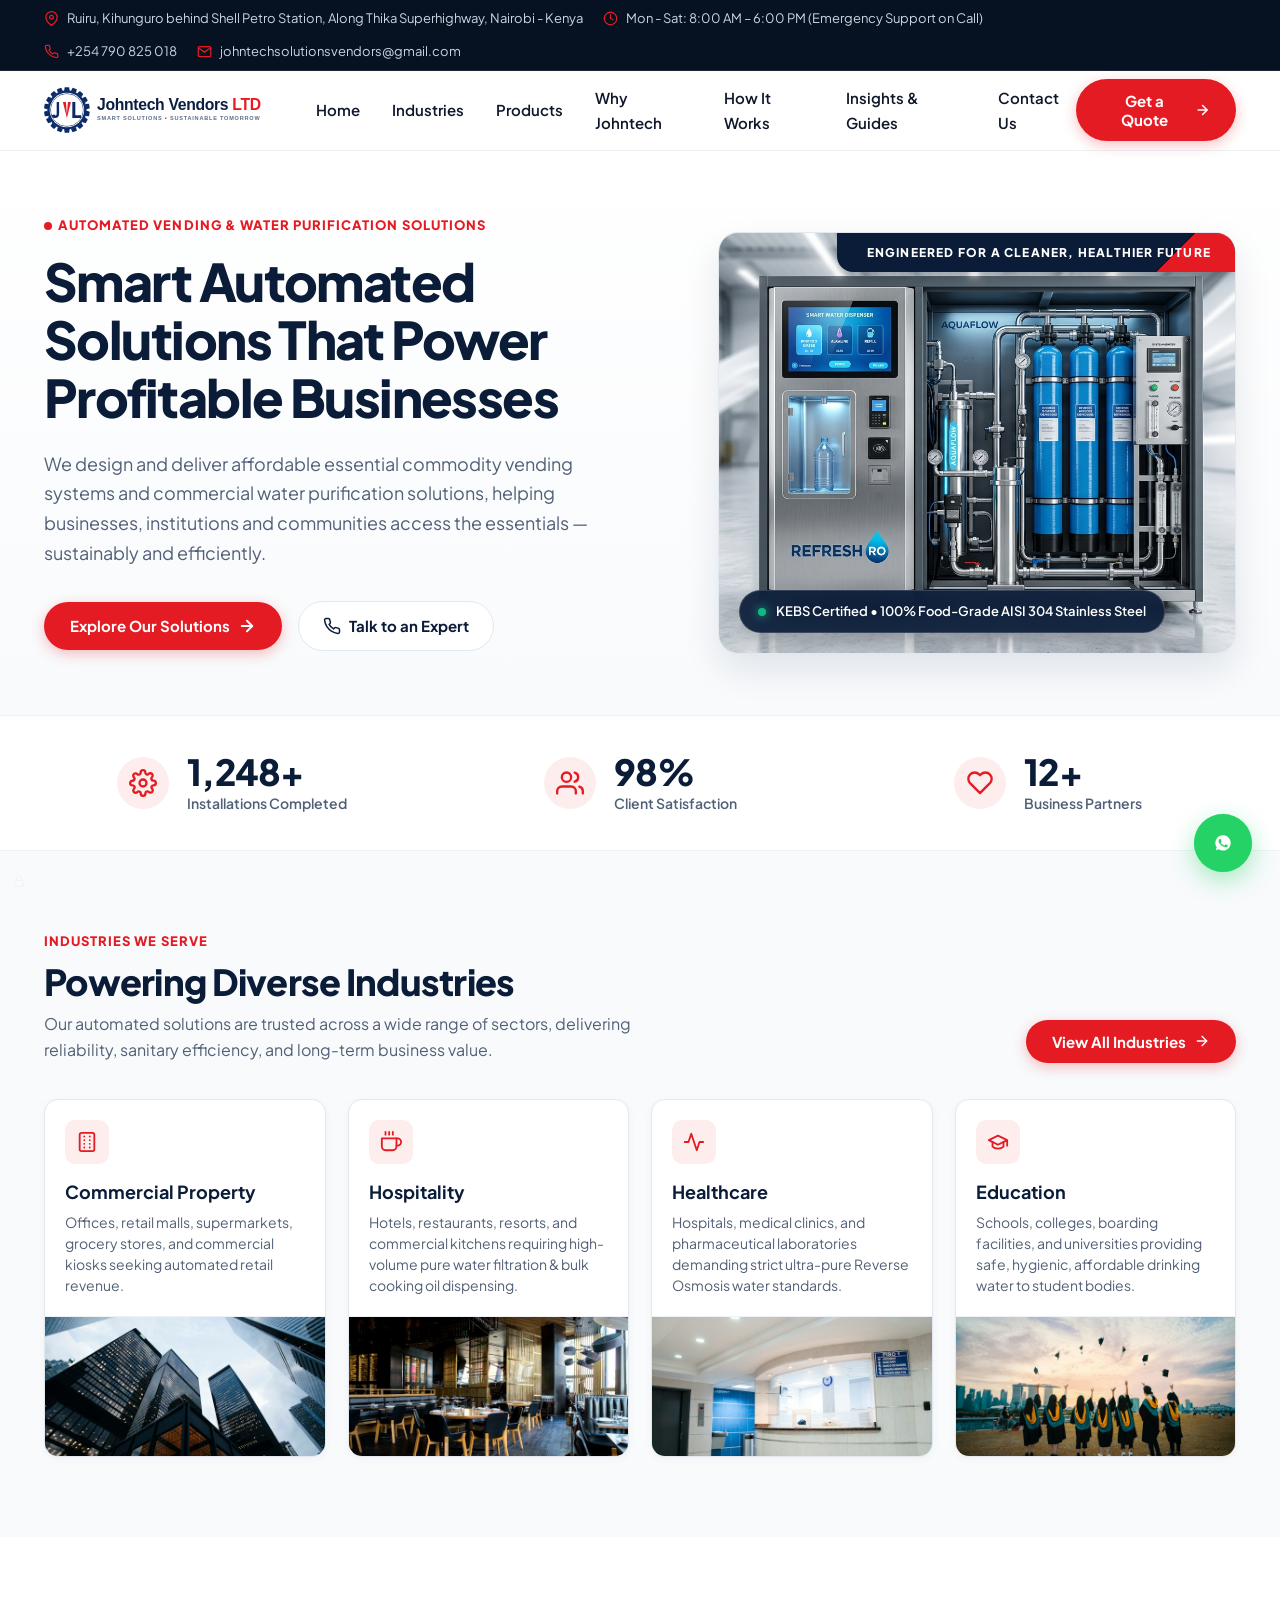
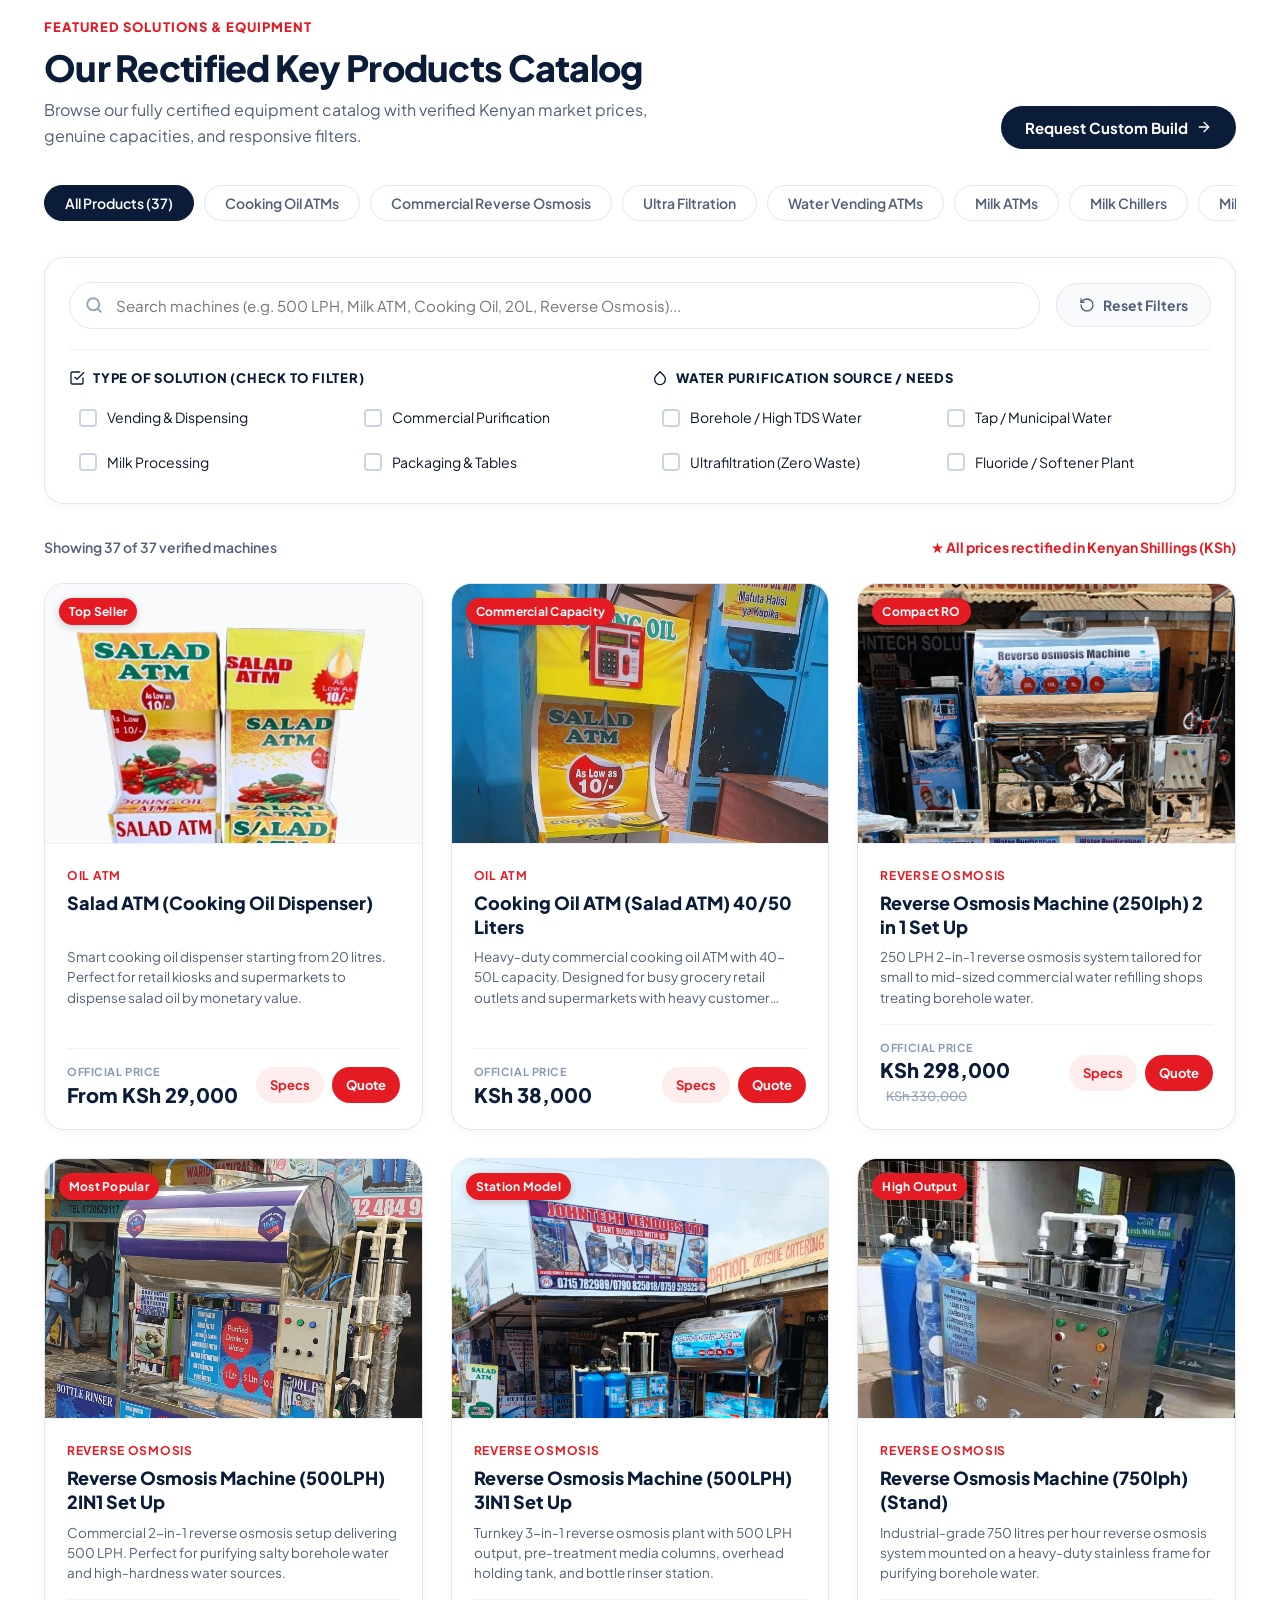
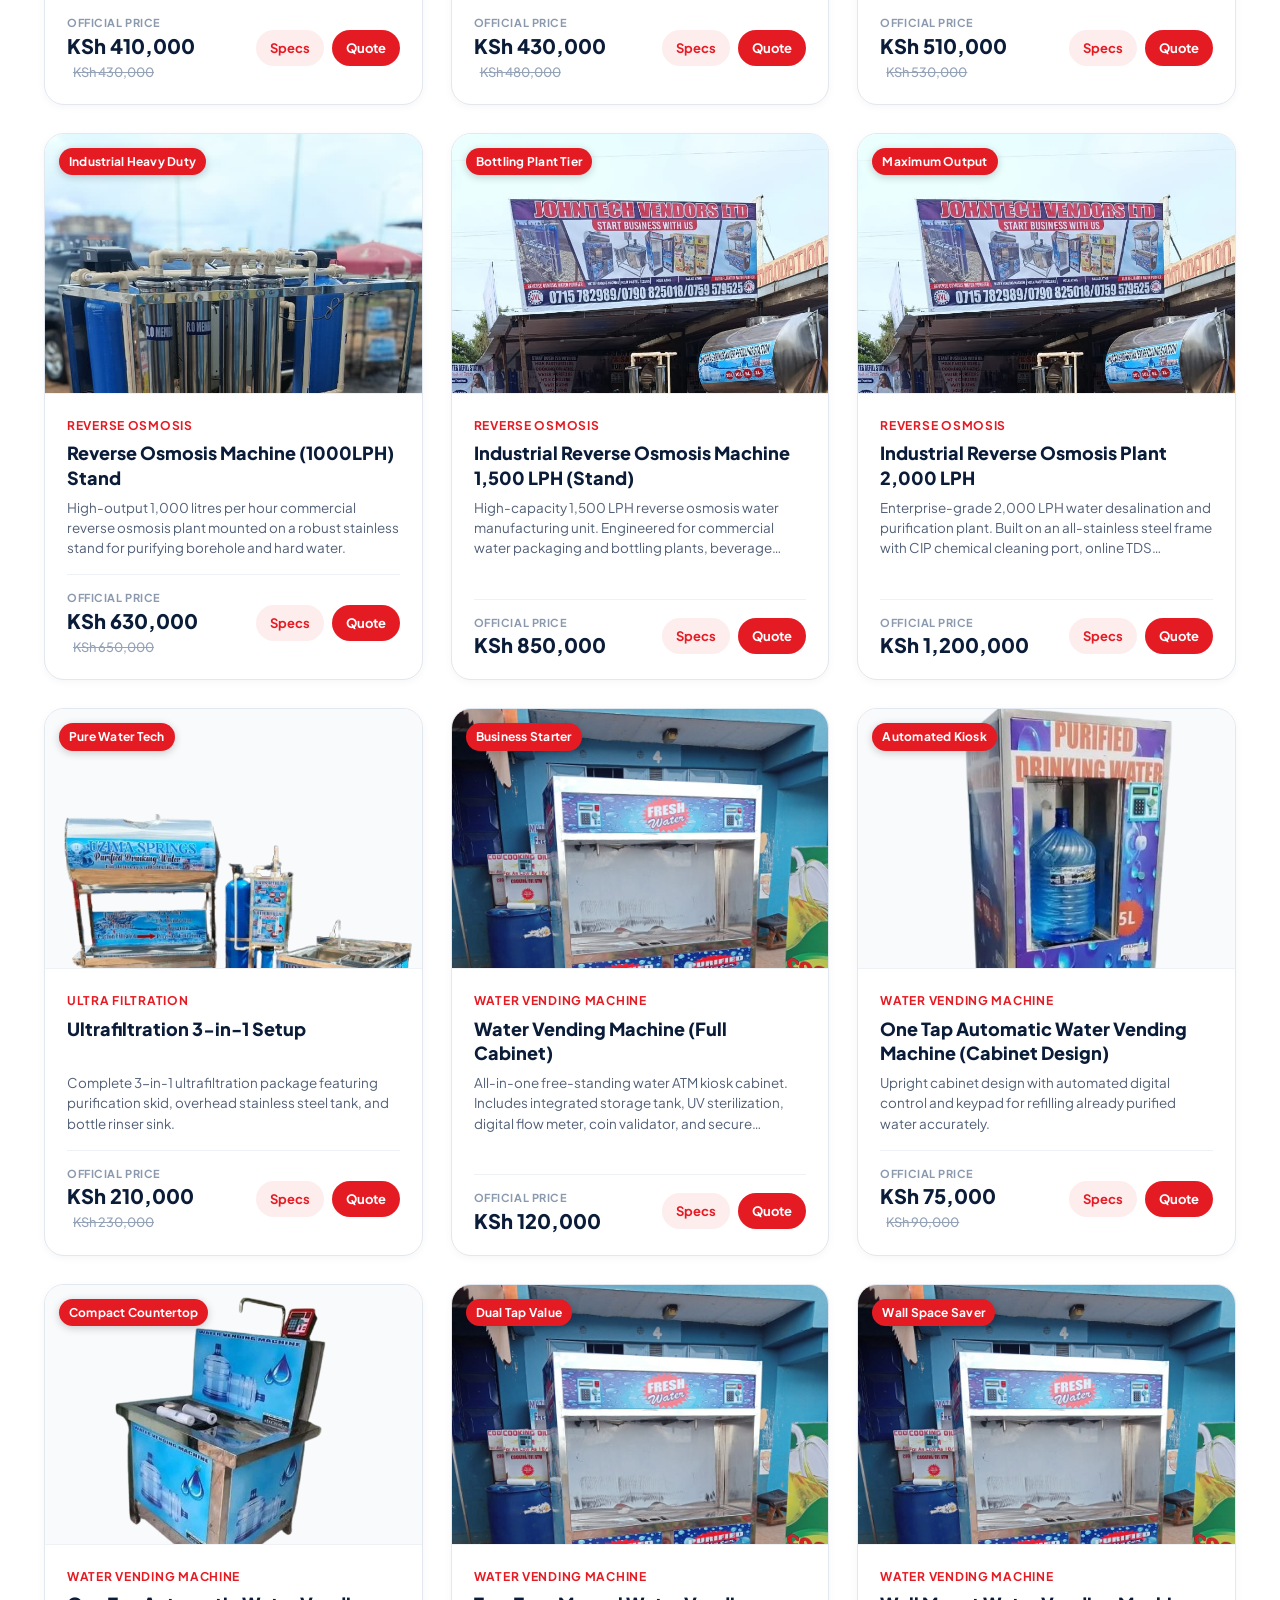
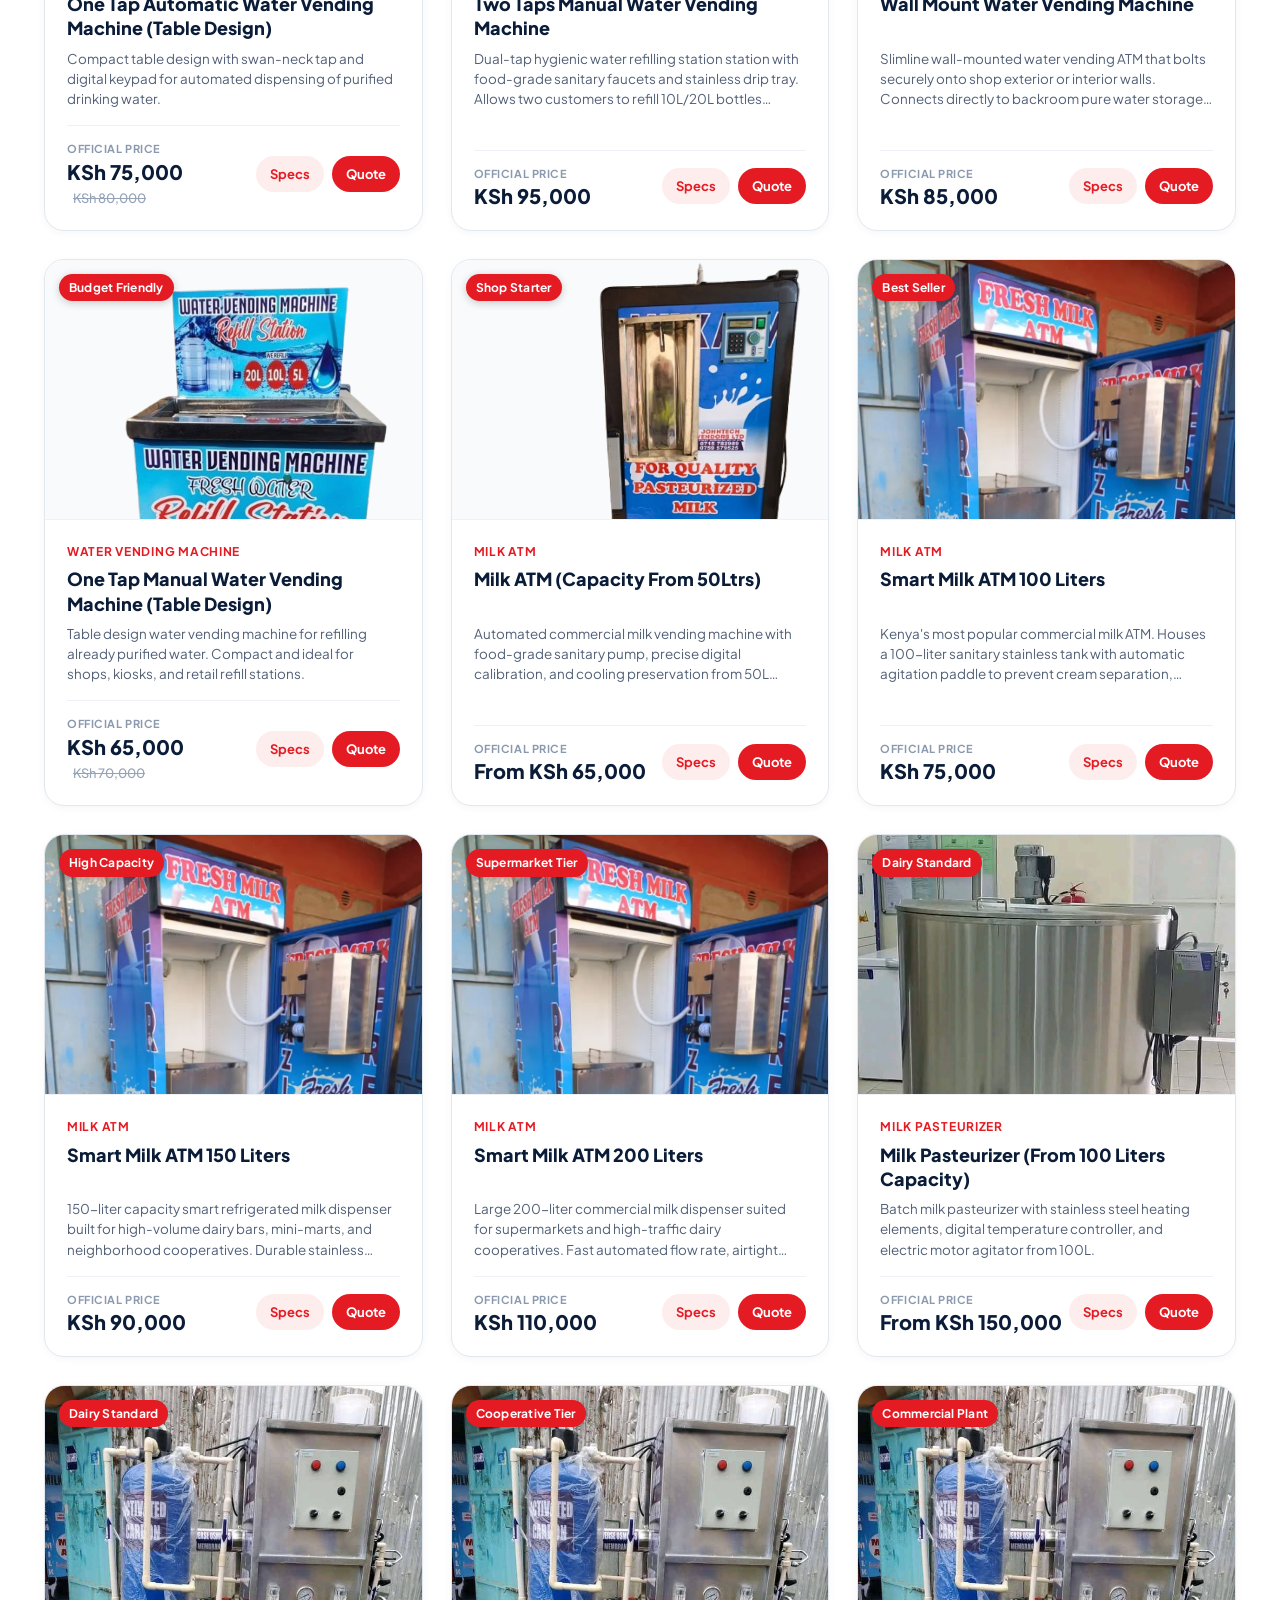
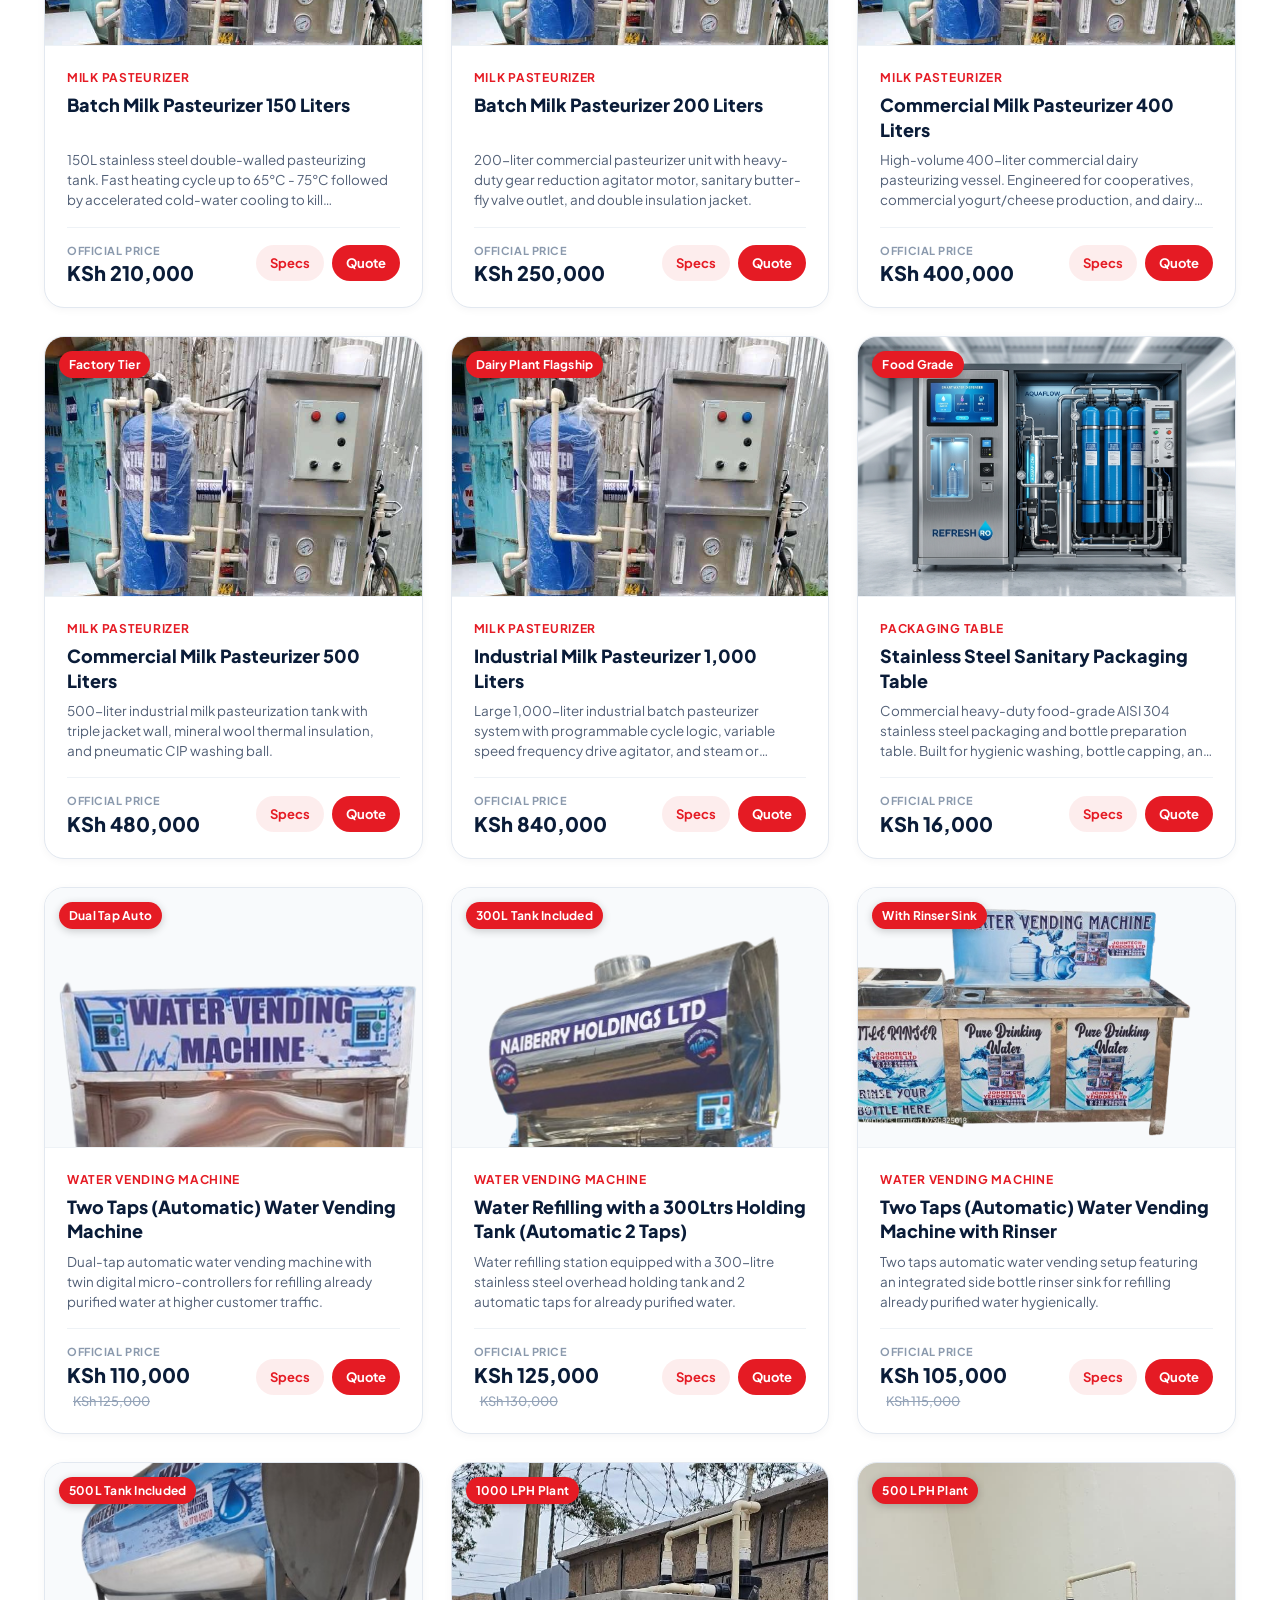
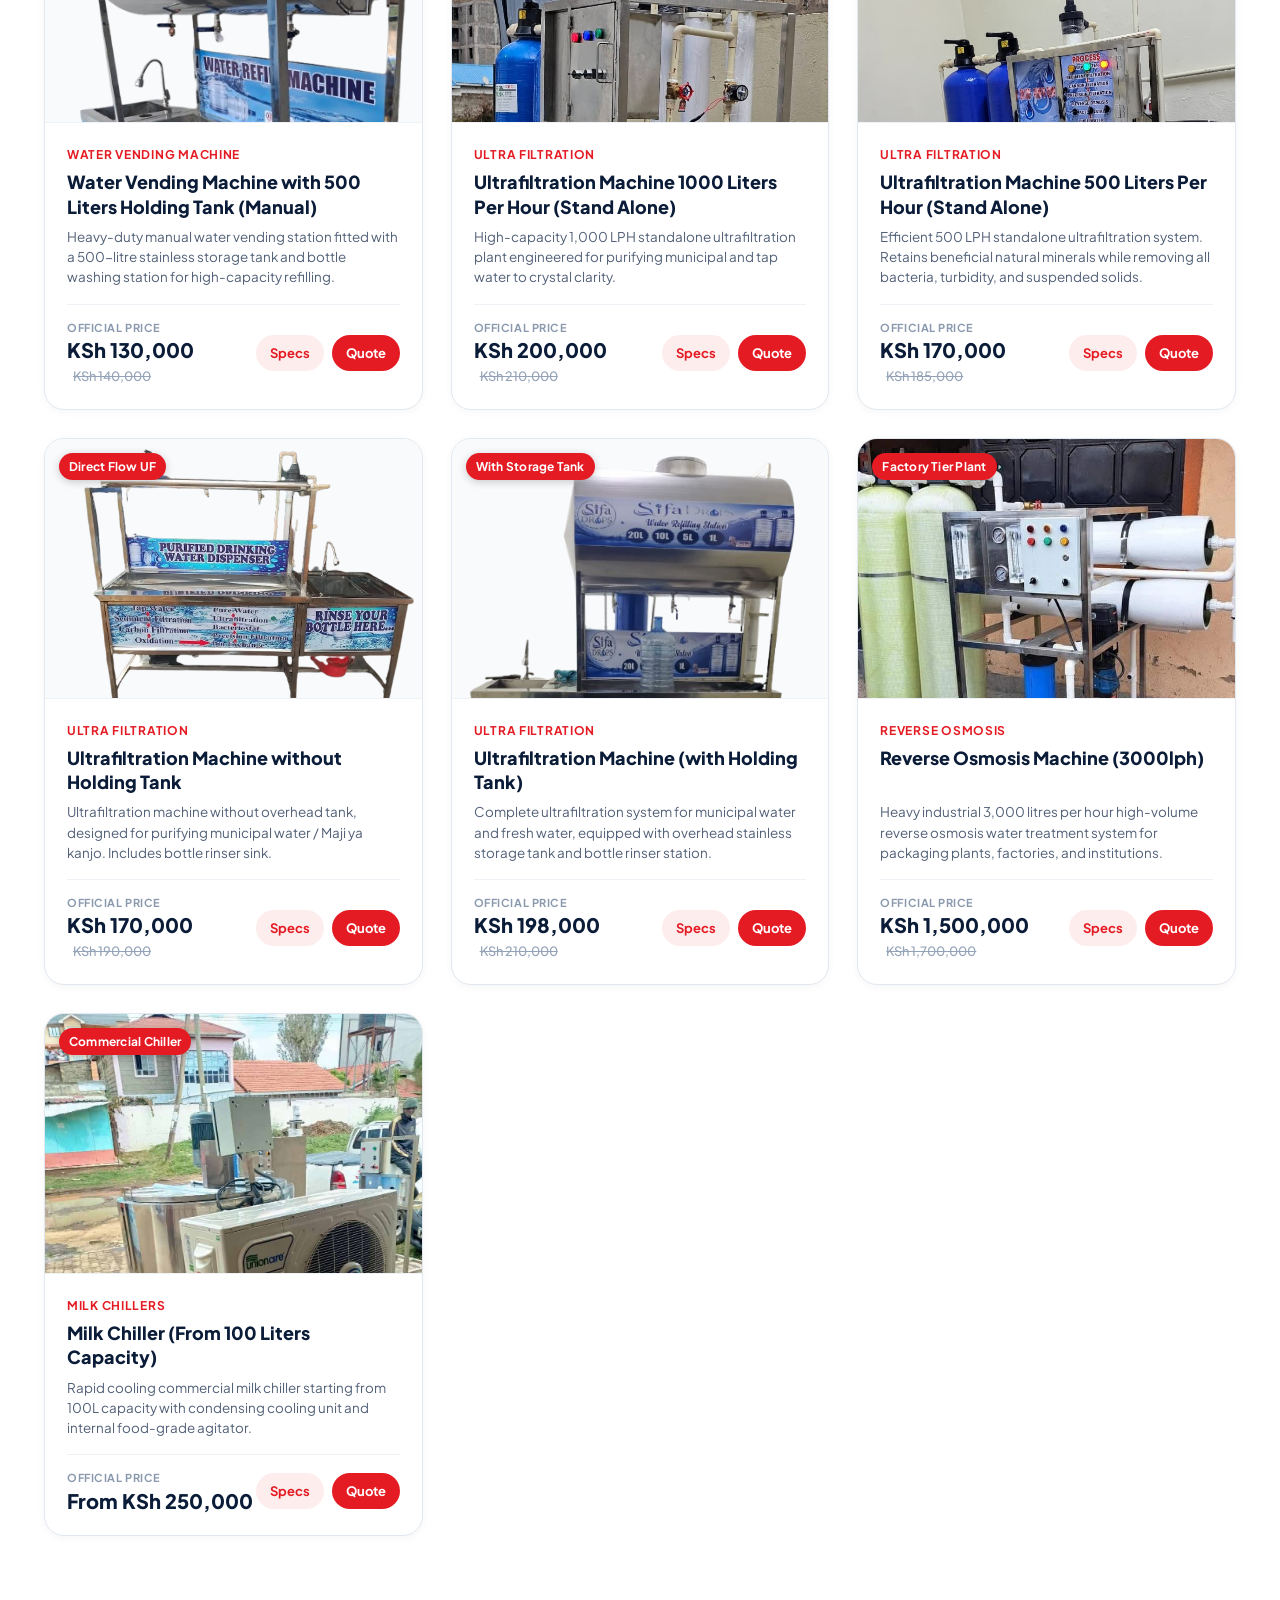
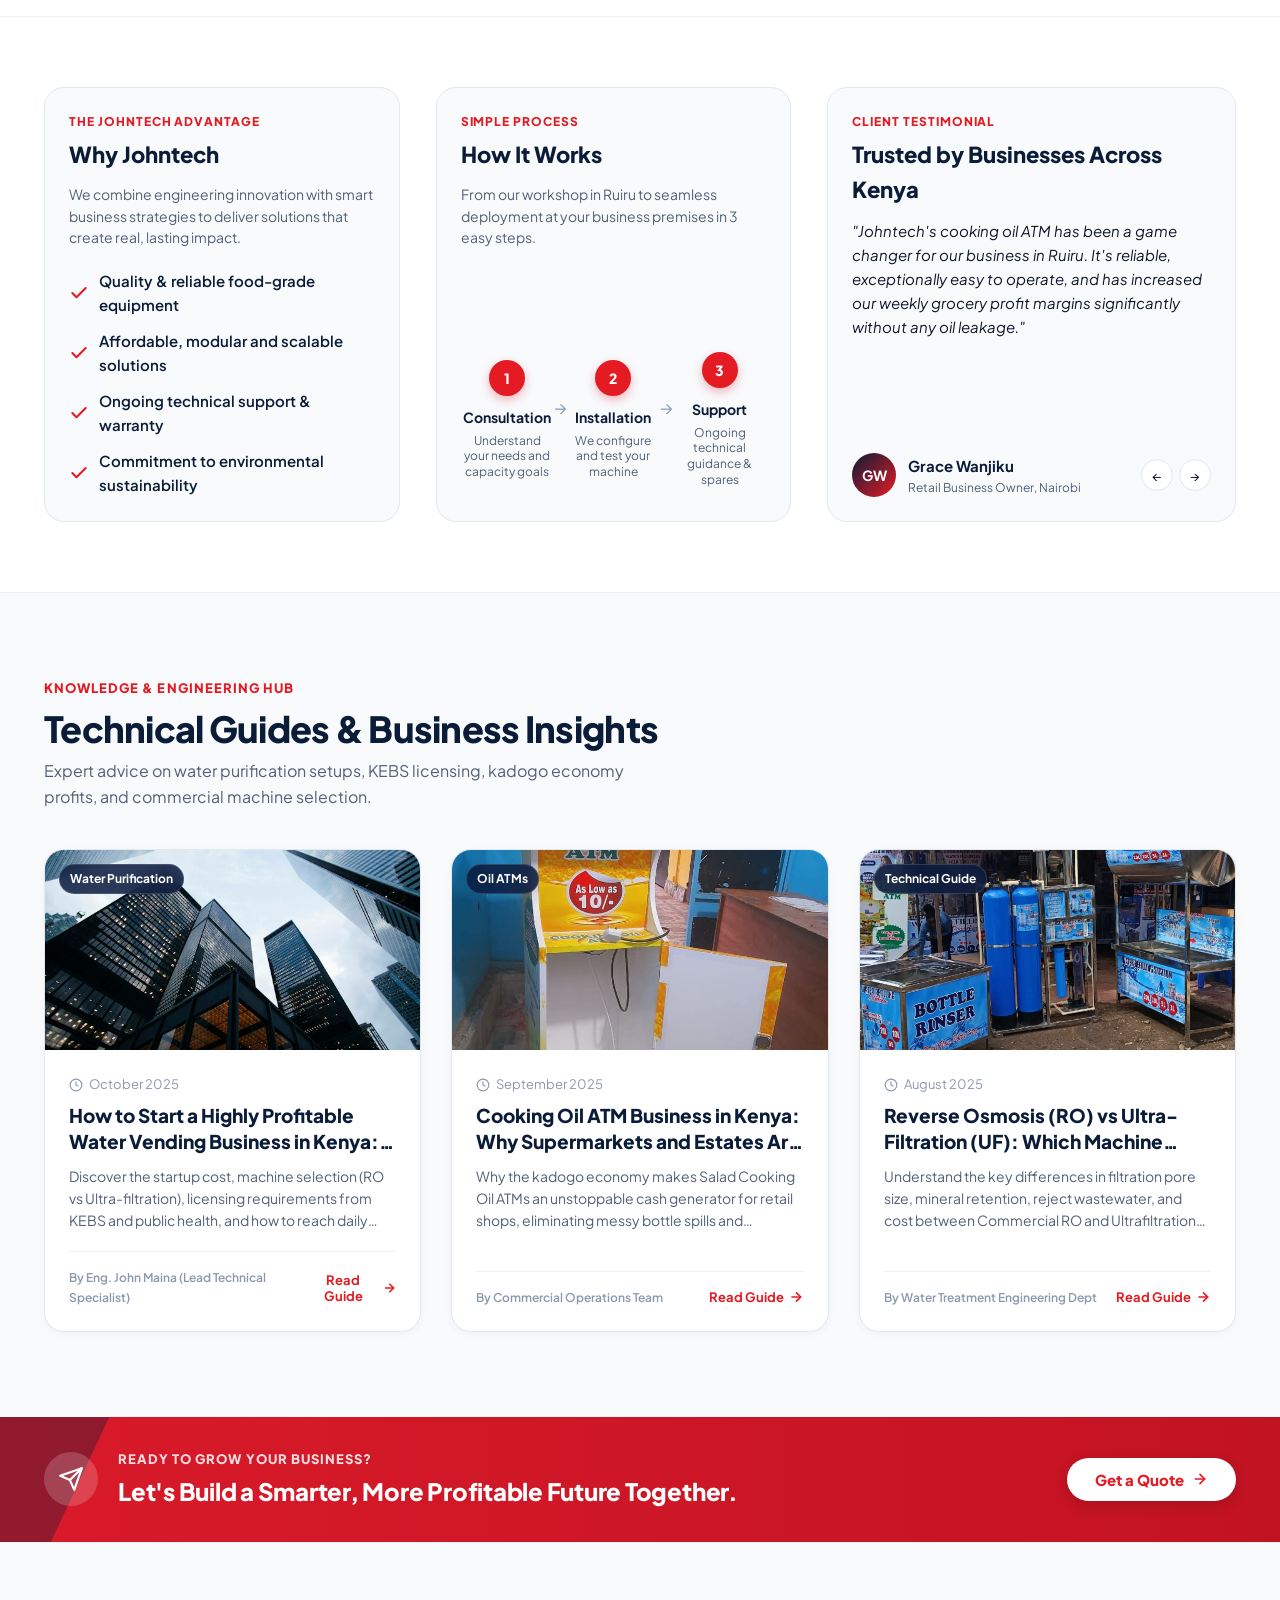
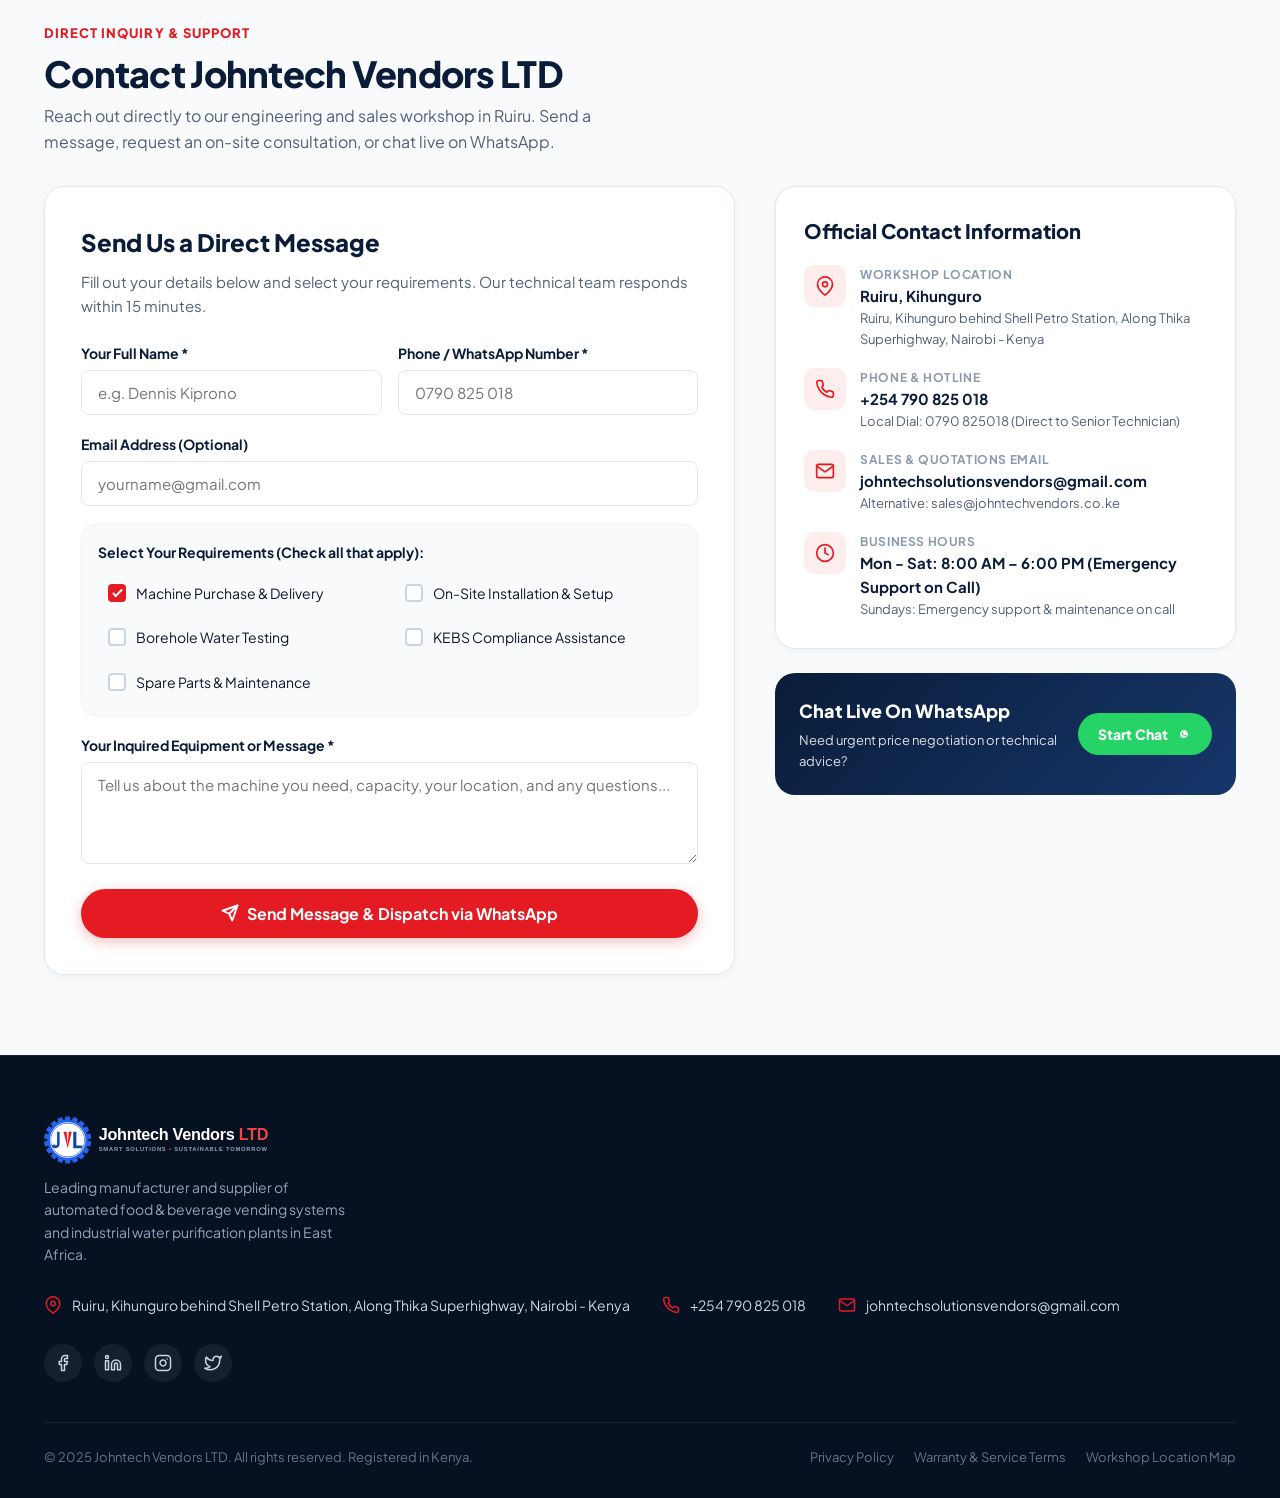
<file: index.html>
<!DOCTYPE html>
<html lang="en">
<head>
  <meta charset="UTF-8">
  <meta name="viewport" content="width=device-width, initial-scale=1.0">
  <title>Johntech Vendors LTD | Smart Automated Vending & Commercial Water Purification</title>
  <meta name="description" content="Johntech Vendors LTD manufactures and delivers high-performance cooking oil ATMs, commercial reverse osmosis water purification plants, milk ATMs, and automated water vending machines in Kenya. Located in Ruiru, Kihunguro behind Shell Petro Station.">
  <meta name="keywords" content="Cooking oil ATM Kenya, reverse osmosis water purification machine Kenya, milk ATM Nairobi, water vending machines Ruiru, salad ATM, water refilling station equipment">
  
  <!-- Open Graph -->
  <meta property="og:title" content="Johntech Vendors LTD - Smart Solutions, Sustainable Tomorrow">
  <meta property="og:description" content="Engineered essential commodity vending and industrial water purification systems powering profitable businesses across Kenya.">
  <meta property="og:type" content="website">
  <meta property="og:image" content="assets/hero-machine.jpg">

  <!-- Favicon -->
  <link rel="icon" type="image/svg+xml" href="assets/logo-gear.svg">

  <!-- Styles -->
  <link rel="stylesheet" href="css/style.css?v=2">
</head>
  <!-- Google tag (gtag.js) -->
<script async src="https://www.googletagmanager.com/gtag/js?id=AW-18489800260"></script>
<script>
  window.dataLayer = window.dataLayer || [];
  function gtag(){dataLayer.push(arguments);}
  gtag('js', new Date());

  gtag('config', 'AW-18489800260');
</script>
<body>

  <!-- Top Announcement Bar -->
  <div class="top-bar">
    <div class="container">
      <div class="top-bar-left">
        <div class="top-bar-item">
          <svg width="15" height="15" viewBox="0 0 24 24" fill="none" stroke="currentColor" stroke-width="2" stroke-linecap="round" stroke-linejoin="round"><path d="M21 10c0 7-9 13-9 13s-9-6-9-13a9 9 0 0 1 18 0z"></path><circle cx="12" cy="10" r="3"></circle></svg>
          <span id="topBarAddress">Ruiru, Kihunguro behind Shell Petro Station, Along Thika Rd</span>
        </div>
        <div class="top-bar-item">
          <svg width="15" height="15" viewBox="0 0 24 24" fill="none" stroke="currentColor" stroke-width="2" stroke-linecap="round" stroke-linejoin="round"><circle cx="12" cy="12" r="10"></circle><polyline points="12 6 12 12 16 14"></polyline></svg>
          <span id="topBarHours">Mon - Sat: 8:00 AM – 6:00 PM</span>
        </div>
      </div>
      <div class="top-bar-right">
        <a href="tel:+254790825018" class="top-bar-item" id="topBarPhoneLink">
          <svg width="15" height="15" viewBox="0 0 24 24" fill="none" stroke="currentColor" stroke-width="2" stroke-linecap="round" stroke-linejoin="round"><path d="M22 16.92v3a2 2 0 0 1-2.18 2 19.79 19.79 0 0 1-8.63-3.07 19.5 19.5 0 0 1-6-6 19.79 19.79 0 0 1-3.07-8.67A2 2 0 0 1 4.11 2h3a2 2 0 0 1 2 1.72 12.84 12.84 0 0 0 .7 2.81 2 2 0 0 1-.45 2.11L8.09 9.91a16 16 0 0 0 6 6l1.27-1.27a2 2 0 0 1 2.11-.45 12.84 12.84 0 0 0 2.81.7A2 2 0 0 1 22 16.92z"></path></svg>
          <span id="topBarPhone">+254 790 825 018</span>
        </a>
        <a href="mailto:johntechsolutionsvendors@gmail.com" class="top-bar-item" id="topBarEmailLink">
          <svg width="15" height="15" viewBox="0 0 24 24" fill="none" stroke="currentColor" stroke-width="2" stroke-linecap="round" stroke-linejoin="round"><path d="M4 4h16c1.1 0 2 .9 2 2v12c0 1.1-.9 2-2 2H4c-1.1 0-2-.9-2-2V6c0-1.1.9-2 2-2z"></path><polyline points="22,6 12,13 2,6"></polyline></svg>
          <span id="topBarEmail">johntechsolutionsvendors@gmail.com</span>
        </a>
      </div>
    </div>
  </div>

  <!-- Main Navigation Bar -->
  <header class="navbar" id="navbar">
    <div class="container">
      <a href="#" class="brand-logo" aria-label="Johntech Vendors LTD Home">
        <img src="assets/logo.svg" alt="Johntech Vendors LTD Logo">
      </a>

      <nav>
        <ul class="nav-links">
          <li><a href="#home" class="nav-link active">Home</a></li>
          <li><a href="#industries" class="nav-link">Industries</a></li>
          <li><a href="#products" class="nav-link">Products</a></li>
          <li><a href="#advantage" class="nav-link">Why Johntech</a></li>
          <li><a href="#process" class="nav-link">How It Works</a></li>
          <li><a href="#insights" class="nav-link">Insights &amp; Guides</a></li>
          <li><a href="#contact" class="nav-link">Contact Us</a></li>
        </ul>
      </nav>

      <div class="nav-actions">
        <button class="btn-primary" onclick="openQuoteModal()">
          <span>Get a Quote</span>
          <svg width="16" height="16" viewBox="0 0 24 24" fill="none" stroke="currentColor" stroke-width="2.5" stroke-linecap="round" stroke-linejoin="round"><line x1="5" y1="12" x2="19" y2="12"></line><polyline points="12 5 19 12 12 19"></polyline></svg>
        </button>
        <button class="menu-toggle" id="menuToggle" aria-label="Open Navigation Menu">
          <svg width="28" height="28" viewBox="0 0 24 24" fill="none" stroke="currentColor" stroke-width="2" stroke-linecap="round" stroke-linejoin="round"><line x1="3" y1="12" x2="21" y2="12"></line><line x1="3" y1="6" x2="21" y2="6"></line><line x1="3" y1="18" x2="21" y2="18"></line></svg>
        </button>
      </div>
    </div>
  </header>

  <!-- Mobile Drawer -->
  <div class="mobile-nav-drawer" id="mobileDrawer">
    <div class="drawer-header">
      <img src="assets/logo.svg" alt="Johntech Logo" style="height: 38px;">
      <button class="modal-close-btn" id="closeDrawer">&times;</button>
    </div>
    <ul class="drawer-links">
      <li><a href="#home" class="mobile-drawer-link">Home</a></li>
      <li><a href="#industries" class="mobile-drawer-link">Industries</a></li>
      <li><a href="#products" class="mobile-drawer-link">Products</a></li>
      <li><a href="#advantage" class="mobile-drawer-link">Why Johntech</a></li>
      <li><a href="#process" class="mobile-drawer-link">How It Works</a></li>
      <li><a href="#insights" class="mobile-drawer-link">Insights &amp; Guides</a></li>
      <li><a href="#contact" class="mobile-drawer-link">Contact Us</a></li>
    </ul>
    <button class="btn-primary" style="width: 100%;" onclick="openQuoteModal(); document.getElementById('mobileDrawer').classList.remove('open');">
      Request Official Quote
    </button>
  </div>

  <main>
    <!-- HERO SECTION -->
    <section class="hero" id="home">
      <div class="container">
        <div class="hero-grid">
          
          <!-- Hero Copy Left -->
          <div class="hero-content">
            <span class="hero-tag" id="heroTagText">Automated Vending &amp; Water Purification Solutions</span>
            <h1 class="hero-title" id="heroTitleText">Smart Automated Solutions That Power Profitable Businesses</h1>
            <p class="hero-description" id="heroSubtitleText">
              We design and deliver affordable essential commodity vending systems and commercial water purification solutions, helping businesses, institutions and communities access the essentials — sustainably and efficiently.
            </p>
            <div class="hero-buttons">
              <a href="#products" class="btn-primary">
                <span>Explore Our Solutions</span>
                <svg width="18" height="18" viewBox="0 0 24 24" fill="none" stroke="currentColor" stroke-width="2.5" stroke-linecap="round" stroke-linejoin="round"><line x1="5" y1="12" x2="19" y2="12"></line><polyline points="12 5 19 12 12 19"></polyline></svg>
              </a>
              <a href="https://wa.me/254790825018?text=Hello%20Johntech,%20I%20would%20like%20to%20talk%20to%20an%20expert%20about%20your%20vending%20and%20purification%20machines" target="_blank" class="btn-secondary" id="heroWhatsappBtn">
                <svg width="18" height="18" viewBox="0 0 24 24" fill="none" stroke="currentColor" stroke-width="2" stroke-linecap="round" stroke-linejoin="round"><path d="M22 16.92v3a2 2 0 0 1-2.18 2 19.79 19.79 0 0 1-8.63-3.07 19.5 19.5 0 0 1-6-6 19.79 19.79 0 0 1-3.07-8.67A2 2 0 0 1 4.11 2h3a2 2 0 0 1 2 1.72 12.84 12.84 0 0 0 .7 2.81 2 2 0 0 1-.45 2.11L8.09 9.91a16 16 0 0 0 6 6l1.27-1.27a2 2 0 0 1 2.11-.45 12.84 12.84 0 0 0 2.81.7A2 2 0 0 1 22 16.92z"></path></svg>
                <span>Talk to an Expert</span>
              </a>
            </div>
          </div>

          <!-- Hero Visual Right -->
          <div class="hero-visual-wrapper">
            <div class="hero-banner-accent">
              Engineered For A Cleaner, Healthier Future
            </div>
            <img src="assets/hero-machine.jpg" id="heroImageSrc" alt="Johntech Commercial Water Purification & Automated Vending Solutions" class="hero-image-main">
            <div class="hero-floating-badge">
              <span class="dot"></span>
              <span>KEBS Certified &bull; 100% Food-Grade AISI 304 Stainless Steel</span>
            </div>
          </div>

        </div>
      </div>
    </section>

    <!-- METRICS STRIP -->
    <section class="stats-strip">
      <div class="container">
        <div class="stats-grid">
          
          <div class="stat-item">
            <div class="stat-icon">
              <svg width="28" height="28" viewBox="0 0 24 24" fill="none" stroke="currentColor" stroke-width="2" stroke-linecap="round" stroke-linejoin="round"><circle cx="12" cy="12" r="3"></circle><path d="M19.4 15a1.65 1.65 0 0 0 .33 1.82l.06.06a2 2 0 0 1 0 2.83 2 2 0 0 1-2.83 0l-.06-.06a1.65 1.65 0 0 0-1.82-.33 1.65 1.65 0 0 0-1 1.51V21a2 2 0 0 1-2 2 2 2 0 0 1-2-2v-.09A1.65 1.65 0 0 0 9 19.4a1.65 1.65 0 0 0-1.82.33l-.06.06a2 2 0 0 1-2.83 0 2 2 0 0 1 0-2.83l.06-.06a1.65 1.65 0 0 0 .33-1.82 1.65 1.65 0 0 0-1.51-1H3a2 2 0 0 1-2-2 2 2 0 0 1 2-2h.09A1.65 1.65 0 0 0 4.6 9a1.65 1.65 0 0 0-.33-1.82l-.06-.06a2 2 0 0 1 0-2.83 2 2 0 0 1 2.83 0l.06.06a1.65 1.65 0 0 0 1.82.33H9a1.65 1.65 0 0 0 1-1.51V3a2 2 0 0 1 2-2 2 2 0 0 1 2 2v.09a1.65 1.65 0 0 0 1 1.51 1.65 1.65 0 0 0 1.82-.33l.06-.06a2 2 0 0 1 2.83 0 2 2 0 0 1 0 2.83l-.06.06a1.65 1.65 0 0 0-.33 1.82V9a1.65 1.65 0 0 0 1.51 1H21a2 2 0 0 1 2 2 2 2 0 0 1-2 2h-.09a1.65 1.65 0 0 0-1.51 1z"></path></svg>
            </div>
            <div class="stat-info">
              <div class="stat-number" id="statInstallationsNum" data-target="1248" data-suffix="+">1,248+</div>
              <div class="stat-label">Installations Completed</div>
            </div>
          </div>

          <div class="stat-item">
            <div class="stat-icon">
              <svg width="28" height="28" viewBox="0 0 24 24" fill="none" stroke="currentColor" stroke-width="2" stroke-linecap="round" stroke-linejoin="round"><path d="M17 21v-2a4 4 0 0 0-4-4H5a4 4 0 0 0-4 4v2"></path><circle cx="9" cy="7" r="4"></circle><path d="M23 21v-2a4 4 0 0 0-3-3.87"></path><path d="M16 3.13a4 4 0 0 1 0 7.75"></path></svg>
            </div>
            <div class="stat-info">
              <div class="stat-number" id="statSatisfactionNum" data-target="98" data-suffix="%">98%</div>
              <div class="stat-label">Client Satisfaction</div>
            </div>
          </div>

          <div class="stat-item">
            <div class="stat-icon">
              <svg width="28" height="28" viewBox="0 0 24 24" fill="none" stroke="currentColor" stroke-width="2" stroke-linecap="round" stroke-linejoin="round"><path d="M20.42 4.58a5.4 5.4 0 0 0-7.65 0l-.77.78-.77-.78a5.4 5.4 0 0 0-7.65 7.65l.77.78L12 20.66l7.65-7.65.77-.78a5.4 5.4 0 0 0 0-7.65z"></path></svg>
            </div>
            <div class="stat-info">
              <div class="stat-number" id="statPartnersNum" data-target="12" data-suffix="+">12+</div>
              <div class="stat-label">Business Partners</div>
            </div>
          </div>

        </div>
      </div>
    </section>

    <!-- INDUSTRIES WE SERVE -->
    <section class="section section-subtle" id="industries">
      <div class="container">
        
        <div class="section-header-row">
          <div>
            <span class="section-tag">Industries We Serve</span>
            <h2 class="section-title">Powering Diverse Industries</h2>
            <p class="section-subtitle">
              Our automated solutions are trusted across a wide range of sectors, delivering reliability, sanitary efficiency, and long-term business value.
            </p>
          </div>
          <button class="btn-primary" onclick="openQuoteModal('Industry Solutions')">
            <span>View All Industries</span>
            <svg width="16" height="16" viewBox="0 0 24 24" fill="none" stroke="currentColor" stroke-width="2" stroke-linecap="round" stroke-linejoin="round"><line x1="5" y1="12" x2="19" y2="12"></line><polyline points="12 5 19 12 12 19"></polyline></svg>
          </button>
        </div>

        <div class="industries-grid">
          
          <!-- Industry 1 -->
          <div class="industry-card">
            <div class="industry-card-body">
              <div class="industry-icon-wrapper">
                <svg width="22" height="22" viewBox="0 0 24 24" fill="none" stroke="currentColor" stroke-width="2" stroke-linecap="round" stroke-linejoin="round"><rect x="4" y="2" width="16" height="20" rx="2" ry="2"></rect><line x1="9" y1="22" x2="9" y2="22.01"></line><line x1="15" y1="22" x2="15" y2="22.01"></line><line x1="9" y1="6" x2="9" y2="6.01"></line><line x1="15" y1="6" x2="15" y2="6.01"></line><line x1="9" y1="10" x2="9" y2="10.01"></line><line x1="15" y1="10" x2="15" y2="10.01"></line><line x1="9" y1="14" x2="9" y2="14.01"></line><line x1="15" y1="14" x2="15" y2="14.01"></line><line x1="9" y1="18" x2="9" y2="18.01"></line><line x1="15" y1="18" x2="15" y2="18.01"></line></svg>
              </div>
              <h3 class="industry-card-title">Commercial Property</h3>
              <p class="industry-card-desc">Offices, retail malls, supermarkets, grocery stores, and commercial kiosks seeking automated retail revenue.</p>
            </div>
            <img src="assets/industries/commercial.jpg" alt="Commercial Property Vending Solutions" class="industry-image-thumb">
          </div>

          <!-- Industry 2 -->
          <div class="industry-card">
            <div class="industry-card-body">
              <div class="industry-icon-wrapper">
                <svg width="22" height="22" viewBox="0 0 24 24" fill="none" stroke="currentColor" stroke-width="2" stroke-linecap="round" stroke-linejoin="round"><path d="M18 8h1a4 4 0 0 1 0 8h-1"></path><path d="M2 8h16v9a4 4 0 0 1-4 4H6a4 4 0 0 1-4-4V8z"></path><line x1="6" y1="1" x2="6" y2="4"></line><line x1="10" y1="1" x2="10" y2="4"></line><line x1="14" y1="1" x2="14" y2="4"></line></svg>
              </div>
              <h3 class="industry-card-title">Hospitality</h3>
              <p class="industry-card-desc">Hotels, restaurants, resorts, and commercial kitchens requiring high-volume pure water filtration & bulk cooking oil dispensing.</p>
            </div>
            <img src="assets/industries/hospitality.jpg" alt="Hospitality Water and Oil Solutions" class="industry-image-thumb">
          </div>

          <!-- Industry 3 -->
          <div class="industry-card">
            <div class="industry-card-body">
              <div class="industry-icon-wrapper">
                <svg width="22" height="22" viewBox="0 0 24 24" fill="none" stroke="currentColor" stroke-width="2" stroke-linecap="round" stroke-linejoin="round"><path d="M22 12h-4l-3 9L9 3l-3 9H2"></path></svg>
              </div>
              <h3 class="industry-card-title">Healthcare</h3>
              <p class="industry-card-desc">Hospitals, medical clinics, and pharmaceutical laboratories demanding strict ultra-pure Reverse Osmosis water standards.</p>
            </div>
            <img src="assets/industries/healthcare.jpg" alt="Healthcare Purification Systems" class="industry-image-thumb">
          </div>

          <!-- Industry 4 -->
          <div class="industry-card">
            <div class="industry-card-body">
              <div class="industry-icon-wrapper">
                <svg width="22" height="22" viewBox="0 0 24 24" fill="none" stroke="currentColor" stroke-width="2" stroke-linecap="round" stroke-linejoin="round"><path d="M22 10v6M2 10l10-5 10 5-10 5z"></path><path d="M6 12v5c3 3 9 3 12 0v-5"></path></svg>
              </div>
              <h3 class="industry-card-title">Education</h3>
              <p class="industry-card-desc">Schools, colleges, boarding facilities, and universities providing safe, hygienic, affordable drinking water to student bodies.</p>
            </div>
            <img src="assets/industries/education.jpg" alt="Education Drinking Water Stations" class="industry-image-thumb">
          </div>

        </div>
      </div>
    </section>

    <!-- FEATURED SOLUTIONS / OUR KEY PRODUCTS WITH CHECKBOX FILTERS -->
    <section class="section" id="products">
      <div class="container">
        
        <div class="section-header-row">
          <div>
            <span class="section-tag">Featured Solutions &amp; Equipment</span>
            <h2 class="section-title">Our Rectified Key Products Catalog</h2>
            <p class="section-subtitle">
              Browse our fully certified equipment catalog with verified Kenyan market prices, genuine capacities, and responsive filters.
            </p>
          </div>
          <button class="btn-dark" onclick="openQuoteModal('Custom Machine Request')">
            <span>Request Custom Build</span>
            <svg width="16" height="16" viewBox="0 0 24 24" fill="none" stroke="currentColor" stroke-width="2" stroke-linecap="round" stroke-linejoin="round"><line x1="5" y1="12" x2="19" y2="12"></line><polyline points="12 5 19 12 12 19"></polyline></svg>
          </button>
        </div>

        <!-- Category Filter Pills -->
        <div class="filter-tabs">
          <button class="filter-pill active" data-filter="all">All Products (37)</button>
          <button class="filter-pill" data-filter="oil-atm">Cooking Oil ATMs</button>
          <button class="filter-pill" data-filter="reverse-osmosis">Commercial Reverse Osmosis</button>
          <button class="filter-pill" data-filter="ultra-filtration">Ultra Filtration</button>
          <button class="filter-pill" data-filter="water-vending">Water Vending ATMs</button>
          <button class="filter-pill" data-filter="milk-atm">Milk ATMs</button>
          <button class="filter-pill" data-filter="milk-chillers">Milk Chillers</button>
          <button class="filter-pill" data-filter="milk-pasteurizer">Milk Pasteurizers</button>
          <button class="filter-pill" data-filter="accessories">Accessories</button>
        </div>

        <!-- Advanced Filter & Search Card with Checkboxes -->
        <div class="catalog-controls-card">
          <div class="catalog-search-row">
            <div class="search-input-box">
              <svg width="18" height="18" viewBox="0 0 24 24" fill="none" stroke="currentColor" stroke-width="2.5" stroke-linecap="round" stroke-linejoin="round"><circle cx="11" cy="11" r="8"></circle><line x1="21" y1="21" x2="16.65" y2="16.65"></line></svg>
              <input type="text" id="catalogSearchInput" class="search-input" placeholder="Search machines (e.g. 500 LPH, Milk ATM, Cooking Oil, 20L, Reverse Osmosis)...">
            </div>
            <button class="reset-filters-btn" id="resetFiltersBtn">
              <svg width="16" height="16" viewBox="0 0 24 24" fill="none" stroke="currentColor" stroke-width="2" stroke-linecap="round" stroke-linejoin="round"><path d="M3 12a9 9 0 1 0 9-9 9.75 9.75 0 0 0-6.74 2.74L3 8"></path><path d="M3 3v5h5"></path></svg>
              <span>Reset Filters</span>
            </button>
          </div>

          <!-- Checkbox Filter Groups -->
          <div class="filter-categories-grid">
            
            <!-- Checkbox Group 1: Type of Solution -->
            <div>
              <div class="filter-group-header">
                <svg width="16" height="16" viewBox="0 0 24 24" fill="none" stroke="currentColor" stroke-width="2" stroke-linecap="round" stroke-linejoin="round"><polyline points="9 11 12 14 22 4"></polyline><path d="M21 12v7a2 2 0 0 1-2 2H5a2 2 0 0 1-2-2V5a2 2 0 0 1 2-2h11"></path></svg>
                <span>Type of Solution (Check to Filter)</span>
              </div>
              <div class="checkboxes-wrap">
                <label class="custom-checkbox-label">
                  <input type="checkbox" class="custom-checkbox-input filter-checkbox" data-group="solution" value="Vending & Dispensing">
                  <span>Vending &amp; Dispensing</span>
                </label>
                <label class="custom-checkbox-label">
                  <input type="checkbox" class="custom-checkbox-input filter-checkbox" data-group="solution" value="Commercial Purification">
                  <span>Commercial Purification</span>
                </label>
                <label class="custom-checkbox-label">
                  <input type="checkbox" class="custom-checkbox-input filter-checkbox" data-group="solution" value="Milk Processing">
                  <span>Milk Processing</span>
                </label>
                <label class="custom-checkbox-label">
                  <input type="checkbox" class="custom-checkbox-input filter-checkbox" data-group="solution" value="Accessories">
                  <span>Packaging &amp; Tables</span>
                </label>
              </div>
            </div>

            <!-- Checkbox Group 2: Water Purification Needs -->
            <div>
              <div class="filter-group-header">
                <svg width="16" height="16" viewBox="0 0 24 24" fill="none" stroke="currentColor" stroke-width="2" stroke-linecap="round" stroke-linejoin="round"><path d="M12 2.69l5.66 5.66a8 8 0 1 1-11.31 0z"></path></svg>
                <span>Water Purification Source / Needs</span>
              </div>
              <div class="checkboxes-wrap">
                <label class="custom-checkbox-label">
                  <input type="checkbox" class="custom-checkbox-input filter-checkbox" data-group="purification" value="Borehole / High TDS">
                  <span>Borehole / High TDS Water</span>
                </label>
                <label class="custom-checkbox-label">
                  <input type="checkbox" class="custom-checkbox-input filter-checkbox" data-group="purification" value="Tap Water / Municipal">
                  <span>Tap / Municipal Water</span>
                </label>
                <label class="custom-checkbox-label">
                  <input type="checkbox" class="custom-checkbox-input filter-checkbox" data-group="purification" value="Ultrafiltration">
                  <span>Ultrafiltration (Zero Waste)</span>
                </label>
                <label class="custom-checkbox-label">
                  <input type="checkbox" class="custom-checkbox-input filter-checkbox" data-group="purification" value="Water Softener / Fluoride">
                  <span>Fluoride / Softener Plant</span>
                </label>
              </div>
            </div>

          </div>
        </div>

        <div class="results-count-banner">
          <span id="resultsCount">Showing 37 machines</span>
          <span style="color: #E51B24; font-weight: 700;">★ All prices rectified in Kenyan Shillings (KSh)</span>
        </div>

        <!-- Dynamic Product Cards Grid -->
        <div class="products-grid" id="productsGrid">
          <!-- Rendered dynamically by js/app.js -->
        </div>

      </div>
    </section>

    <!-- THREE COLUMN SECTION: WHY JOHNTECH, PROCESS, TESTIMONIAL -->
    <section class="triple-section" id="advantage">
      <div class="container">
        <div class="triple-grid">
          
          <!-- Column 1: Why Johntech -->
          <div class="triple-col">
            <span class="triple-tag">The Johntech Advantage</span>
            <h3 class="triple-title">Why Johntech</h3>
            <p class="triple-desc">
              We combine engineering innovation with smart business strategies to deliver solutions that create real, lasting impact.
            </p>
            <ul class="advantage-list">
              <li class="advantage-item">
                <svg class="check-icon" width="20" height="20" viewBox="0 0 24 24" fill="none" stroke="currentColor" stroke-width="2.5" stroke-linecap="round" stroke-linejoin="round"><polyline points="20 6 9 17 4 12"></polyline></svg>
                <span>Quality &amp; reliable food-grade equipment</span>
              </li>
              <li class="advantage-item">
                <svg class="check-icon" width="20" height="20" viewBox="0 0 24 24" fill="none" stroke="currentColor" stroke-width="2.5" stroke-linecap="round" stroke-linejoin="round"><polyline points="20 6 9 17 4 12"></polyline></svg>
                <span>Affordable, modular and scalable solutions</span>
              </li>
              <li class="advantage-item">
                <svg class="check-icon" width="20" height="20" viewBox="0 0 24 24" fill="none" stroke="currentColor" stroke-width="2.5" stroke-linecap="round" stroke-linejoin="round"><polyline points="20 6 9 17 4 12"></polyline></svg>
                <span>Ongoing technical support &amp; warranty</span>
              </li>
              <li class="advantage-item">
                <svg class="check-icon" width="20" height="20" viewBox="0 0 24 24" fill="none" stroke="currentColor" stroke-width="2.5" stroke-linecap="round" stroke-linejoin="round"><polyline points="20 6 9 17 4 12"></polyline></svg>
                <span>Commitment to environmental sustainability</span>
              </li>
            </ul>
          </div>

          <!-- Column 2: How It Works Process -->
          <div class="triple-col" id="process">
            <span class="triple-tag">Simple Process</span>
            <h3 class="triple-title">How It Works</h3>
            <p class="triple-desc">
              From our workshop in Ruiru to seamless deployment at your business premises in 3 easy steps.
            </p>
            <div class="process-steps">
              <div class="process-step">
                <div class="step-num">1</div>
                <div class="step-name">Consultation</div>
                <div class="step-desc">Understand your needs and capacity goals</div>
              </div>
              <div class="process-arrow">&rarr;</div>
              <div class="process-step">
                <div class="step-num">2</div>
                <div class="step-name">Installation</div>
                <div class="step-desc">We configure and test your machine</div>
              </div>
              <div class="process-arrow">&rarr;</div>
              <div class="process-step">
                <div class="step-num">3</div>
                <div class="step-name">Support</div>
                <div class="step-desc">Ongoing technical guidance &amp; spares</div>
              </div>
            </div>
          </div>

          <!-- Column 3: Client Testimonial -->
          <div class="triple-col">
            <span class="triple-tag">Client Testimonial</span>
            <h3 class="triple-title">Trusted by Businesses Across Kenya</h3>
            <p class="testimonial-quote" id="tQuote">
              "Johntech's cooking oil ATM has been a game changer for our business in Ruiru. It's reliable, exceptionally easy to operate, and has increased our weekly grocery profit margins significantly without any oil leakage."
            </p>
            <div class="testimonial-author-wrapper">
              <div class="testimonial-author-info">
                <div class="author-avatar" id="tAvatar">GW</div>
                <div>
                  <div class="author-name" id="tName">Grace Wanjiku</div>
                  <div class="author-role" id="tRole">Retail Business Owner, Nairobi</div>
                </div>
              </div>
              <div class="testimonial-controls">
                <button class="t-btn" id="tPrev" aria-label="Previous Testimonial">&larr;</button>
                <button class="t-btn" id="tNext" aria-label="Next Testimonial">&rarr;</button>
              </div>
            </div>
          </div>

        </div>
      </div>
    </section>

    <!-- BLOG & TECHNICAL INSIGHTS SECTION -->
    <section class="blog-section" id="insights">
      <div class="container">
        
        <div class="section-header-row" style="margin-bottom: 40px;">
          <div>
            <span class="section-tag">Knowledge &amp; Engineering Hub</span>
            <h2 class="section-title">Technical Guides &amp; Business Insights</h2>
            <p class="section-subtitle">
              Expert advice on water purification setups, KEBS licensing, kadogo economy profits, and commercial machine selection.
            </p>
          </div>
        </div>

        <div class="blog-grid" id="blogsGrid">
          <!-- Dynamically populated from DataStore / window.BLOGS_DATA via app.js -->
        </div>

      </div>
    </section>

    <!-- FULL-WIDTH RED CTA STRIP -->
    <section class="cta-banner">
      <div class="container">
        <div class="cta-banner-content">
          <div class="cta-left">
            <div class="cta-icon-box">
              <svg width="26" height="26" viewBox="0 0 24 24" fill="none" stroke="currentColor" stroke-width="2" stroke-linecap="round" stroke-linejoin="round"><line x1="22" y1="2" x2="11" y2="13"></line><polygon points="22 2 15 22 11 13 2 9 22 2"></polygon></svg>
            </div>
            <div>
              <div class="cta-title">Ready To Grow Your Business?</div>
              <div class="cta-headline">Let's Build a Smarter, More Profitable Future Together.</div>
            </div>
          </div>
          <button class="btn-white" onclick="openQuoteModal('General Business Inquiry')">
            <span>Get a Quote</span>
            <svg width="16" height="16" viewBox="0 0 24 24" fill="none" stroke="currentColor" stroke-width="2.5" stroke-linecap="round" stroke-linejoin="round"><line x1="5" y1="12" x2="19" y2="12"></line><polyline points="12 5 19 12 12 19"></polyline></svg>
          </button>
        </div>
      </div>
    </section>

    <!-- DEDICATED CONTACT US & SEND MESSAGE SECTION WITH WORKING SEND BUTTON & CHECKBOXES -->
    <section class="contact-section" id="contact">
      <div class="container">
        
        <div class="section-header-row" style="margin-bottom: 32px;">
          <div>
            <span class="section-tag">Direct Inquiry &amp; Support</span>
            <h2 class="section-title">Contact Johntech Vendors LTD</h2>
            <p class="section-subtitle">
              Reach out directly to our engineering and sales workshop in Ruiru. Send a message, request an on-site consultation, or chat live on WhatsApp.
            </p>
          </div>
        </div>

        <div class="contact-grid">
          
          <!-- Contact Form with Checkboxes and Working Send Button -->
          <div class="contact-card">
            <h3 class="contact-form-title">Send Us a Direct Message</h3>
            <p class="contact-form-desc">Fill out your details below and select your requirements. Our technical team responds within 15 minutes.</p>
            
            <form id="contactMessageForm">
              <div class="form-row">
                <div class="form-group">
                  <label class="form-label" for="contactName">Your Full Name *</label>
                  <input type="text" id="contactName" class="form-control" placeholder="e.g. Dennis Kiprono" required>
                </div>
                <div class="form-group">
                  <label class="form-label" for="contactPhone">Phone / WhatsApp Number *</label>
                  <input type="tel" id="contactPhone" class="form-control" placeholder="0790 825 018" required>
                </div>
              </div>

              <div class="form-group">
                <label class="form-label" for="contactEmail">Email Address (Optional)</label>
                <input type="email" id="contactEmail" class="form-control" placeholder="yourname@gmail.com">
              </div>

              <!-- Service Requirements Checkboxes -->
              <div class="form-checkbox-group">
                <div class="form-checkbox-header">
                  Select Your Requirements (Check all that apply):
                </div>
                <div class="form-checkbox-list">
                  <label class="custom-checkbox-label">
                    <input type="checkbox" class="custom-checkbox-input contact-req-cb" value="Machine Purchase & Delivery" checked>
                    <span>Machine Purchase &amp; Delivery</span>
                  </label>
                  <label class="custom-checkbox-label">
                    <input type="checkbox" class="custom-checkbox-input contact-req-cb" value="On-Site Installation & Setup">
                    <span>On-Site Installation &amp; Setup</span>
                  </label>
                  <label class="custom-checkbox-label">
                    <input type="checkbox" class="custom-checkbox-input contact-req-cb" value="Borehole Water Quality Testing">
                    <span>Borehole Water Testing</span>
                  </label>
                  <label class="custom-checkbox-label">
                    <input type="checkbox" class="custom-checkbox-input contact-req-cb" value="KEBS / Regulatory Guidance">
                    <span>KEBS Compliance Assistance</span>
                  </label>
                  <label class="custom-checkbox-label">
                    <input type="checkbox" class="custom-checkbox-input contact-req-cb" value="Spare Parts & Annual Service">
                    <span>Spare Parts &amp; Maintenance</span>
                  </label>
                </div>
              </div>

              <div class="form-group">
                <label class="form-label" for="contactMsg">Your Inquired Equipment or Message *</label>
                <textarea id="contactMsg" class="form-control" rows="4" placeholder="Tell us about the machine you need, capacity, your location, and any questions..." required></textarea>
              </div>

              <button type="submit" id="btnSendMessage" class="btn-primary" style="width: 100%; padding: 14px; font-size: 1rem;">
                <svg width="18" height="18" viewBox="0 0 24 24" fill="none" stroke="currentColor" stroke-width="2.5" stroke-linecap="round" stroke-linejoin="round"><line x1="22" y1="2" x2="11" y2="13"></line><polygon points="22 2 15 22 11 13 2 9 22 2"></polygon></svg>
                <span>Send Message &amp; Dispatch via WhatsApp</span>
              </button>
            </form>
          </div>

          <!-- Contact Details Cards -->
          <div class="contact-info-col">
            
            <div class="info-card">
              <h3 class="info-card-title">Official Contact Information</h3>
              <div class="info-items-list">
                
                <div class="info-item">
                  <div class="info-item-icon">
                    <svg width="20" height="20" viewBox="0 0 24 24" fill="none" stroke="currentColor" stroke-width="2" stroke-linecap="round" stroke-linejoin="round"><path d="M21 10c0 7-9 13-9 13s-9-6-9-13a9 9 0 0 1 18 0z"></path><circle cx="12" cy="10" r="3"></circle></svg>
                  </div>
                  <div>
                    <div class="info-item-label">Workshop Location</div>
                    <div class="info-item-val" id="contactCardAddress">Ruiru, Kihunguro</div>
                    <div class="info-item-sub" id="contactCardAddressSub">Behind Shell Petro Station, Along Thika Superhighway, Nairobi - Kenya</div>
                  </div>
                </div>

                <div class="info-item">
                  <div class="info-item-icon">
                    <svg width="20" height="20" viewBox="0 0 24 24" fill="none" stroke="currentColor" stroke-width="2" stroke-linecap="round" stroke-linejoin="round"><path d="M22 16.92v3a2 2 0 0 1-2.18 2 19.79 19.79 0 0 1-8.63-3.07 19.5 19.5 0 0 1-6-6 19.79 19.79 0 0 1-3.07-8.67A2 2 0 0 1 4.11 2h3a2 2 0 0 1 2 1.72 12.84 12.84 0 0 0 .7 2.81 2 2 0 0 1-.45 2.11L8.09 9.91a16 16 0 0 0 6 6l1.27-1.27a2 2 0 0 1 2.11-.45 12.84 12.84 0 0 0 2.81.7A2 2 0 0 1 22 16.92z"></path></svg>
                  </div>
                  <div>
                    <div class="info-item-label">Phone &amp; Hotline</div>
                    <div class="info-item-val"><a href="tel:+254790825018" id="contactCardPhoneLink"><span id="contactCardPhone">+254 790 825 018</span></a></div>
                    <div class="info-item-sub" id="contactCardPhoneSub">Local Dial: 0790 825018 (Direct to Senior Technician)</div>
                  </div>
                </div>

                <div class="info-item">
                  <div class="info-item-icon">
                    <svg width="20" height="20" viewBox="0 0 24 24" fill="none" stroke="currentColor" stroke-width="2" stroke-linecap="round" stroke-linejoin="round"><path d="M4 4h16c1.1 0 2 .9 2 2v12c0 1.1-.9 2-2 2H4c-1.1 0-2-.9-2-2V6c0-1.1.9-2 2-2z"></path><polyline points="22,6 12,13 2,6"></polyline></svg>
                  </div>
                  <div>
                    <div class="info-item-label">Sales &amp; Quotations Email</div>
                    <div class="info-item-val"><a href="mailto:sales@johntechvendors.co.ke" id="contactCardEmailLink"><span id="contactCardEmail">sales@johntechvendors.co.ke</span></a></div>
                    <div class="info-item-sub" id="contactCardEmailSub">Alternative: Johntechsolutionsvendors@gmail.com</div>
                  </div>
                </div>

                <div class="info-item">
                  <div class="info-item-icon">
                    <svg width="20" height="20" viewBox="0 0 24 24" fill="none" stroke="currentColor" stroke-width="2" stroke-linecap="round" stroke-linejoin="round"><circle cx="12" cy="12" r="10"></circle><polyline points="12 6 12 12 16 14"></polyline></svg>
                  </div>
                  <div>
                    <div class="info-item-label">Business Hours</div>
                    <div class="info-item-val" id="contactCardHours">Mon – Sat: 8:00 AM – 6:00 PM</div>
                    <div class="info-item-sub" id="contactCardHoursSub">Sundays: Emergency support &amp; maintenance on call</div>
                  </div>
                </div>

              </div>
            </div>

            <!-- Fast WhatsApp Card -->
            <div class="whatsapp-direct-box">
              <div>
                <h4 style="font-size: 1.125rem; font-weight: 800; margin-bottom: 4px;">Chat Live On WhatsApp</h4>
                <p style="font-size: 0.8125rem; opacity: 0.85;">Need urgent price negotiation or technical advice?</p>
              </div>
              <a href="https://wa.me/254790825018?text=Hello%20Johntech%20Vendors,%20I%20would%20like%20to%20discuss%20machine%20prices%20and%20installation" target="_blank" class="btn-wa-direct" id="contactWhatsappDirectBtn">
                <span>Start Chat</span>
                <svg width="16" height="16" viewBox="0 0 24 24" fill="currentColor"><path d="M12.031 6.172c-3.181 0-5.767 2.586-5.768 5.766-.001 1.298.38 2.27 1.019 3.287l-.582 2.128 2.182-.573c.978.58 1.911.928 3.149.929 3.182 0 5.767-2.587 5.768-5.766.001-3.187-2.575-5.771-5.768-5.771zm3.392 8.244c-.144.405-.837.774-1.17.824-.312.045-.697.072-2.123-.523-1.638-.682-2.704-2.348-2.787-2.459-.083-.111-.669-.893-.669-1.703 0-.81.423-1.208.573-1.371.15-.163.327-.204.436-.204.109 0 .218.001.313.006.101.005.236-.038.37.283.144.346.49 1.198.533 1.286.044.088.073.19.015.305-.058.115-.088.187-.175.289-.087.102-.183.228-.261.306-.088.087-.179.182-.077.357.102.175.454.748.974 1.212.671.597 1.237.782 1.412.87.175.087.277.073.38-.044.102-.116.438-.51.554-.685.117-.175.234-.146.394-.087.16.058 1.02.481 1.195.568.175.088.292.131.335.204.044.073.044.423-.1 1.028z"></path></svg>
              </a>
            </div>

          </div>

        </div>
      </div>
    </section>
  </main>

  <!-- FOOTER -->
  <footer class="footer">
    <div class="container">
      <div class="footer-main-row">
        
        <div class="footer-brand">
          <img src="assets/logo-white.svg" alt="Johntech Vendors LTD">
          <p style="font-size: 0.875rem; color: #94A3B8; margin-top: 8px;">
            Leading manufacturer and supplier of automated food &amp; beverage vending systems and industrial water purification plants in East Africa.
          </p>
        </div>

        <div class="footer-contacts-strip">
          <div class="footer-contact-item">
            <svg width="18" height="18" viewBox="0 0 24 24" fill="none" stroke="currentColor" stroke-width="2" stroke-linecap="round" stroke-linejoin="round"><path d="M21 10c0 7-9 13-9 13s-9-6-9-13a9 9 0 0 1 18 0z"></path><circle cx="12" cy="10" r="3"></circle></svg>
            <span id="footerAddress">Ruiru, Kihunguro behind Shell Petro Station</span>
          </div>
          <div class="footer-contact-item">
            <svg width="18" height="18" viewBox="0 0 24 24" fill="none" stroke="currentColor" stroke-width="2" stroke-linecap="round" stroke-linejoin="round"><path d="M22 16.92v3a2 2 0 0 1-2.18 2 19.79 19.79 0 0 1-8.63-3.07 19.5 19.5 0 0 1-6-6 19.79 19.79 0 0 1-3.07-8.67A2 2 0 0 1 4.11 2h3a2 2 0 0 1 2 1.72 12.84 12.84 0 0 0 .7 2.81 2 2 0 0 1-.45 2.11L8.09 9.91a16 16 0 0 0 6 6l1.27-1.27a2 2 0 0 1 2.11-.45 12.84 12.84 0 0 0 2.81.7A2 2 0 0 1 22 16.92z"></path></svg>
            <a href="tel:+254790825018" id="footerPhoneLink" style="color:inherit; text-decoration:none;"><span id="footerPhone">+254 790 825 018</span></a>
          </div>
          <div class="footer-contact-item">
            <svg width="18" height="18" viewBox="0 0 24 24" fill="none" stroke="currentColor" stroke-width="2" stroke-linecap="round" stroke-linejoin="round"><path d="M4 4h16c1.1 0 2 .9 2 2v12c0 1.1-.9 2-2 2H4c-1.1 0-2-.9-2-2V6c0-1.1.9-2 2-2z"></path><polyline points="22,6 12,13 2,6"></polyline></svg>
            <a href="mailto:sales@johntechvendors.co.ke" id="footerEmailLink" style="color:inherit; text-decoration:none;"><span id="footerEmail">sales@johntechvendors.co.ke</span></a>
          </div>
        </div>

        <div class="footer-social-links">
          <a href="https://facebook.com/johntechvendors" target="_blank" class="social-icon-btn" aria-label="Facebook">
            <svg width="18" height="18" viewBox="0 0 24 24" fill="none" stroke="currentColor" stroke-width="2" stroke-linecap="round" stroke-linejoin="round"><path d="M18 2h-3a5 5 0 0 0-5 5v3H7v4h3v8h4v-8h3l1-4h-4V7a1 1 0 0 1 1-1h3z"></path></svg>
          </a>
          <a href="https://linkedin.com/company/johntechvendors" target="_blank" class="social-icon-btn" aria-label="LinkedIn">
            <svg width="18" height="18" viewBox="0 0 24 24" fill="none" stroke="currentColor" stroke-width="2" stroke-linecap="round" stroke-linejoin="round"><path d="M16 8a6 6 0 0 1 6 6v7h-4v-7a2 2 0 0 0-2-2 2 2 0 0 0-2 2v7h-4v-7a6 6 0 0 1 6-6z"></path><rect x="2" y="9" width="4" height="12"></rect><circle cx="4" cy="4" r="2"></circle></svg>
          </a>
          <a href="https://instagram.com/johntechvendors" target="_blank" class="social-icon-btn" aria-label="Instagram">
            <svg width="18" height="18" viewBox="0 0 24 24" fill="none" stroke="currentColor" stroke-width="2" stroke-linecap="round" stroke-linejoin="round"><rect x="2" y="2" width="20" height="20" rx="5" ry="5"></rect><path d="M16 11.37A4 4 0 1 1 12.63 8 4 4 0 0 1 16 11.37z"></path><line x1="17.5" y1="6.5" x2="17.51" y2="6.5"></line></svg>
          </a>
          <a href="https://twitter.com/johntechvendors" target="_blank" class="social-icon-btn" aria-label="Twitter">
            <svg width="18" height="18" viewBox="0 0 24 24" fill="none" stroke="currentColor" stroke-width="2" stroke-linecap="round" stroke-linejoin="round"><path d="M23 3a10.9 10.9 0 0 1-3.14 1.53 4.48 4.48 0 0 0-7.86 3v1A10.66 10.66 0 0 1 3 4s-4 9 5 13a11.64 11.64 0 0 1-7 2c9 5 20 0 20-11.5a4.5 4.5 0 0 0-.08-.83A7.72 7.72 0 0 0 23 3z"></path></svg>
          </a>
        </div>

      </div>

      <div class="footer-bottom-row">
        <div>&copy; 2025 Johntech Vendors LTD. All rights reserved. Registered in Kenya.</div>
        <div style="display:flex; gap: 20px; align-items: center; flex-wrap: wrap;">
          <a href="#home">Privacy Policy</a>
          <a href="#home">Warranty &amp; Service Terms</a>
          <a href="#contact">Workshop Location Map</a>
        </div>
      </div>
    </div>
  </footer>

  <!-- ALMOST INVISIBLE ADMIN PANEL LINK AT BOTTOM LEFT -->
  <a href="admin.html" class="invisible-admin-link" aria-label="System Portal" title="System">
    <svg width="12" height="12" viewBox="0 0 24 24" fill="none" stroke="currentColor" stroke-width="2" stroke-linecap="round" stroke-linejoin="round">
      <rect x="3" y="11" width="18" height="11" rx="2" ry="2"></rect>
      <path d="M7 11V7a5 5 0 0 1 10 0v4"></path>
    </svg>
  </a>

  <!-- FLOATING WHATSAPP BUTTON -->
  <a href="https://wa.me/254790825018?text=Hello%20Johntech%20Vendors,%20I%20would%20like%20to%20inquire%20about%20your%20rectified%20machine%20prices" target="_blank" class="floating-whatsapp" id="floatingWhatsappBtn" aria-label="Chat on WhatsApp">
    <div class="whatsapp-pulse"></div>
    <svg width="32" height="32" viewBox="0 0 24 24" fill="currentColor"><path d="M12.031 6.172c-3.181 0-5.767 2.586-5.768 5.766-.001 1.298.38 2.27 1.019 3.287l-.582 2.128 2.182-.573c.978.58 1.911.928 3.149.929 3.182 0 5.767-2.587 5.768-5.766.001-3.187-2.575-5.771-5.768-5.771zm3.392 8.244c-.144.405-.837.774-1.17.824-.312.045-.697.072-2.123-.523-1.638-.682-2.704-2.348-2.787-2.459-.083-.111-.669-.893-.669-1.703 0-.81.423-1.208.573-1.371.15-.163.327-.204.436-.204.109 0 .218.001.313.006.101.005.236-.038.37.283.144.346.49 1.198.533 1.286.044.088.073.19.015.305-.058.115-.088.187-.175.289-.087.102-.183.228-.261.306-.088.087-.179.182-.077.357.102.175.454.748.974 1.212.671.597 1.237.782 1.412.87.175.087.277.073.38-.044.102-.116.438-.51.554-.685.117-.175.234-.146.394-.087.16.058 1.02.481 1.195.568.175.088.292.131.335.204.044.073.044.423-.1 1.028z"></path></svg>
  </a>

  <!-- MODAL: GET A QUOTE WITH RECTIFIED PRICING & CHECKBOXES -->
  <div class="modal-overlay" id="quoteModal">
    <div class="modal-dialog">
      <div class="modal-header">
        <h3 class="modal-title">Request an Official Machine Quotation</h3>
        <button class="modal-close-btn" id="closeQuoteModal">&times;</button>
      </div>
      <div class="modal-body">
        <form id="quoteForm">
          <div class="form-group">
            <label class="form-label" for="quoteProduct">Select Machine (Rectified Official Prices)</label>
            <select class="form-control" id="quoteProduct" required>
              <!-- Populated dynamically and populated with options -->
              <optgroup label="Cooking Oil ATMs">
                <option value="Cooking Oil ATM (Salad ATM) 20 Liters">Cooking Oil ATM 20 Liters - KSh 30,000</option>
                <option value="Cooking Oil ATM (Salad ATM) 40/50 Liters">Cooking Oil ATM 40/50 Liters - KSh 38,000</option>
              </optgroup>
              <optgroup label="Commercial Reverse Osmosis (RO)">
                <option value="Commercial Reverse Osmosis Machine 250 LPH">Commercial RO 250 LPH - KSh 310,000</option>
                <option value="Commercial Reverse Osmosis Machine 500 LPH" selected>Commercial RO 500 LPH - KSh 410,000 (Most Popular)</option>
                <option value="Reverse Osmosis Machine 500 LPH (Stand Skid Model)">Reverse Osmosis 500 LPH Stand Model - KSh 410,000</option>
                <option value="Commercial Reverse Osmosis Machine 750 LPH (Stand)">Commercial RO 750 LPH Stand - KSh 550,000</option>
                <option value="Industrial Reverse Osmosis Machine 1,000 LPH (Stand)">Industrial RO 1,000 LPH Stand - KSh 700,000</option>
                <option value="Industrial Reverse Osmosis Machine 1,500 LPH (Stand)">Industrial RO 1,500 LPH Stand - KSh 850,000</option>
                <option value="Industrial Reverse Osmosis Plant 2,000 LPH">Industrial RO 2,000 LPH Plant - KSh 1,200,000</option>
              </optgroup>
              <optgroup label="Ultra Filtration">
                <option value="Commercial Ultra Filtration Machine">Commercial Ultra Filtration Machine - KSh 210,000</option>
              </optgroup>
              <optgroup label="Water Vending ATMs & Dispensers">
                <option value="Water Vending Machine (Full Cabinet)">Water Vending Machine (Cabinet) - KSh 120,000</option>
                <option value="One Tap Automatic Water Vending Machine (Cabinet)">1-Tap Automatic Cabinet - KSh 105,000</option>
                <option value="One Tap Automatic Water Vending Machine (Tabletop)">1-Tap Automatic Tabletop - KSh 105,000</option>
                <option value="Two Taps Manual Water Vending Machine">2-Taps Manual Water Machine - KSh 95,000</option>
                <option value="Wall Mount Water Vending Machine">Wall Mount Water Vending - KSh 85,000</option>
                <option value="One Tap Manual Water Vending Machine (Tabletop)">1-Tap Manual Tabletop - KSh 80,000</option>
              </optgroup>
              <optgroup label="Smart Milk ATMs">
                <option value="Smart Milk ATM 50 Liters">Milk ATM 50 Liters - KSh 65,000</option>
                <option value="Smart Milk ATM 100 Liters">Milk ATM 100 Liters - KSh 75,000 (Top Seller)</option>
                <option value="Smart Milk ATM 150 Liters">Milk ATM 150 Liters - KSh 90,000</option>
                <option value="Smart Milk ATM 200 Liters">Milk ATM 200 Liters - KSh 110,000</option>
              </optgroup>
              <optgroup label="Commercial Milk Pasteurizers">
                <option value="Batch Milk Pasteurizer 100 Liters">Milk Pasteurizer 100 Liters - KSh 180,000</option>
                <option value="Batch Milk Pasteurizer 150 Liters">Milk Pasteurizer 150 Liters - KSh 210,000</option>
                <option value="Batch Milk Pasteurizer 200 Liters">Milk Pasteurizer 200 Liters - KSh 250,000</option>
                <option value="Commercial Milk Pasteurizer 400 Liters">Milk Pasteurizer 400 Liters - KSh 400,000</option>
                <option value="Commercial Milk Pasteurizer 500 Liters">Milk Pasteurizer 500 Liters - KSh 480,000</option>
                <option value="Industrial Milk Pasteurizer 1,000 Liters">Milk Pasteurizer 1,000 Liters - KSh 840,000</option>
              </optgroup>
              <optgroup label="Accessories">
                <option value="Stainless Steel Sanitary Packaging Table">Sanitary Packaging Table - KSh 16,000</option>
              </optgroup>
            </select>
          </div>

          <div class="form-row">
            <div class="form-group">
              <label class="form-label" for="quoteName">Full Name *</label>
              <input type="text" class="form-control" id="quoteName" placeholder="e.g. Grace Wanjiku" required>
            </div>
            <div class="form-group">
              <label class="form-label" for="quotePhone">Phone Number *</label>
              <input type="tel" class="form-control" id="quotePhone" placeholder="0790 825 018" required>
            </div>
          </div>

          <div class="form-group">
            <label class="form-label" for="quoteLocation">Installation Location / Town *</label>
            <input type="text" class="form-control" id="quoteLocation" placeholder="e.g. Ruiru, Thika, Nairobi, Kisumu, Eldoret" required>
          </div>

          <!-- Add-ons Checkboxes in Modal -->
          <div class="form-checkbox-group" style="margin-top: 10px;">
            <div class="form-checkbox-header">Add-on Inclusions (Check to request):</div>
            <div class="form-checkbox-list">
              <label class="custom-checkbox-label">
                <input type="checkbox" class="custom-checkbox-input quote-addon-cb" value="Free Delivery & Installation Guide" checked>
                <span>Delivery &amp; Setup Guide</span>
              </label>
              <label class="custom-checkbox-label">
                <input type="checkbox" class="custom-checkbox-input quote-addon-cb" value="High TDS / Salty Borehole Water Package">
                <span>Borehole Water Pre-treatment</span>
              </label>
              <label class="custom-checkbox-label">
                <input type="checkbox" class="custom-checkbox-input quote-addon-cb" value="Spare Filter Cartridges Kit (1 Year)">
                <span>Spare Filters Kit (1 Year)</span>
              </label>
              <label class="custom-checkbox-label">
                <input type="checkbox" class="custom-checkbox-input quote-addon-cb" value="Coin / Digital Token Audit Kit">
                <span>Coin / Digital Token Validator</span>
              </label>
            </div>
          </div>

          <div class="form-group">
            <label class="form-label" for="quoteMessage">Special Notes (Optional)</label>
            <textarea class="form-control" id="quoteMessage" rows="2" placeholder="Specify your desired timeline or any custom requirements..."></textarea>
          </div>

          <button type="submit" id="btnSubmitQuote" class="btn-primary" style="width: 100%; padding: 14px; font-size: 1rem;">
            <svg width="18" height="18" viewBox="0 0 24 24" fill="none" stroke="currentColor" stroke-width="2.5" stroke-linecap="round" stroke-linejoin="round"><line x1="22" y1="2" x2="11" y2="13"></line><polygon points="22 2 15 22 11 13 2 9 22 2"></polygon></svg>
            <span>Send Quotation Request via WhatsApp</span>
          </button>
        </form>
      </div>
    </div>
  </div>

  <!-- MODAL: QUICK VIEW -->
  <div class="modal-overlay" id="quickViewModal">
    <div class="modal-dialog" style="max-width: 720px;">
      <div class="modal-header">
        <h3 class="modal-title">Equipment Specifications</h3>
        <button class="modal-close-btn" id="closeQuickViewModal">&times;</button>
      </div>
      <div class="modal-body" id="quickViewBody">
        <!-- Injected via JavaScript -->
      </div>
    </div>
  </div>

  <!-- MODAL: BLOG READER -->
  <div class="modal-overlay" id="blogReaderModal">
    <div class="modal-dialog" style="max-width: 820px;">
      <div class="modal-header">
        <span id="blogReaderTag" class="tag-badge" style="background:#FEE2E2; color:#B91C1C; font-weight:800;">Technical Guide</span>
        <button class="modal-close-btn" id="closeBlogReaderModal">&times;</button>
      </div>
      <div class="modal-body" id="blogReaderBody">
        <!-- Injected via JavaScript -->
      </div>
    </div>
  </div>

  <!-- TOAST NOTIFICATION -->
  <div class="toast-notice" id="toastNotice">
    <svg width="22" height="22" viewBox="0 0 24 24" fill="none" stroke="currentColor" stroke-width="2.5" stroke-linecap="round" stroke-linejoin="round"><path d="M22 11.08V12a10 10 0 1 1-5.93-9.14"></path><polyline points="22 4 12 14.01 9 11.01"></polyline></svg>
    <span id="toastMessage">Your message has been dispatched successfully!</span>
  </div>

  <!-- Scripts -->
  <script src="js/products-data.js?v=2"></script>
  <script src="js/app.js?v=2"></script>
</body>
</html>
</file>
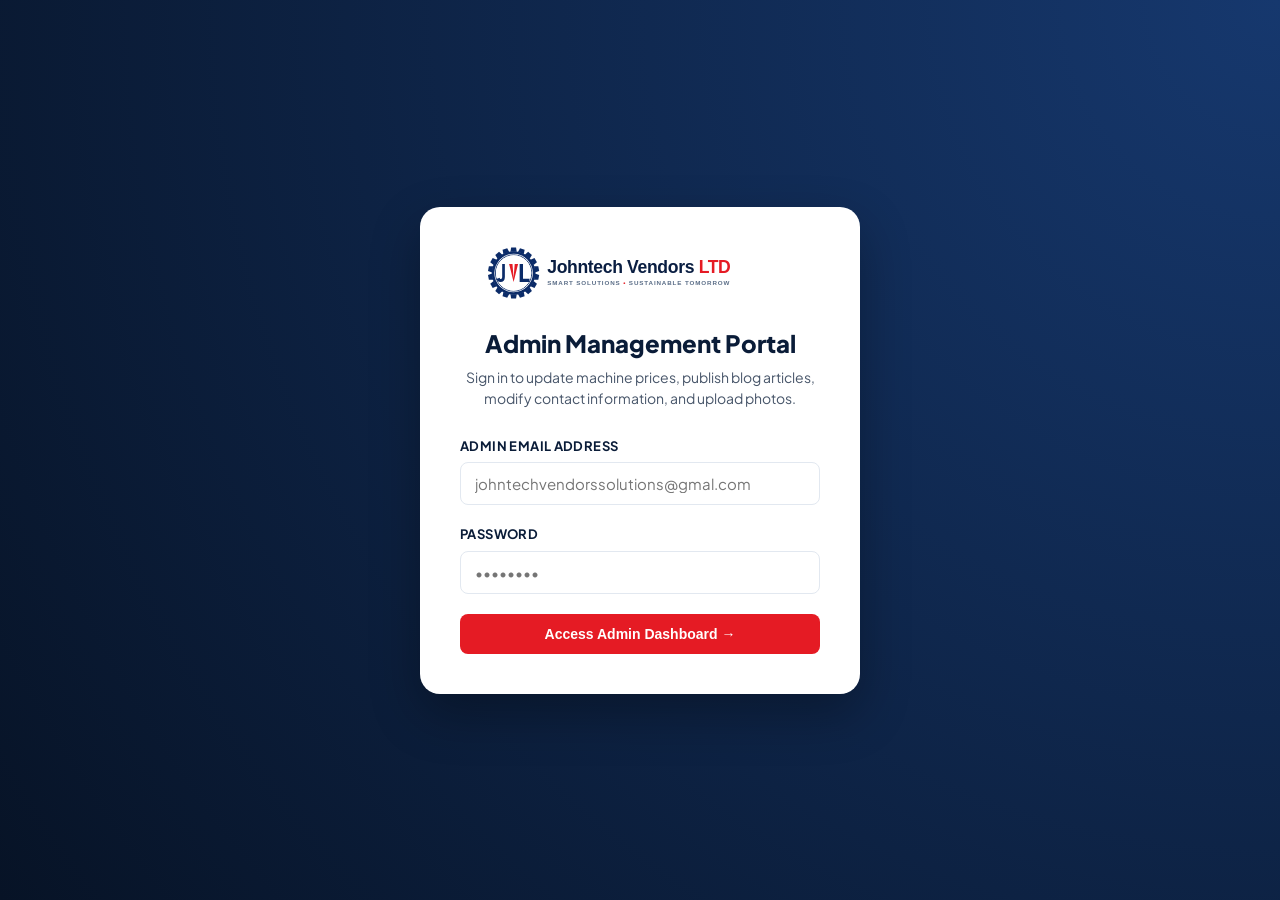
<file: admin.html>
<!DOCTYPE html>
<html lang="en">
<head>
  <meta charset="UTF-8">
  <meta name="viewport" content="width=device-width, initial-scale=1.0">
  <title>Admin Portal | Johntech Vendors LTD</title>
  <link rel="icon" type="image/svg+xml" href="assets/logo-gear.svg">
  <link rel="stylesheet" href="css/admin.css">
</head>
  <!-- Google tag (gtag.js) -->
<script async src="https://www.googletagmanager.com/gtag/js?id=AW-18489800260"></script>
<script>
  window.dataLayer = window.dataLayer || [];
  function gtag(){dataLayer.push(arguments);}
  gtag('js', new Date());

  gtag('config', 'AW-18489800260');
</script>
<body>

  <!-- 1. LOGIN SCREEN -->
  <div class="login-screen" id="loginScreen">
    <div class="login-card">
      <img src="assets/logo.svg" alt="Johntech Vendors LTD" class="login-logo">
      <h2 class="login-title">Admin Management Portal</h2>
      <p class="login-desc">Sign in to update machine prices, publish blog articles, modify contact information, and upload photos.</p>
      
      <form id="loginForm">
        <div class="form-group-admin" style="text-align: left;">
          <label class="form-label-admin" for="loginUser">Admin Email Address</label>
          <input type="email" id="loginUser" class="form-input-admin" placeholder="johntechvendorssolutions@gmal.com" required>
        </div>
        <div class="form-group-admin" style="text-align: left;">
          <label class="form-label-admin" for="loginPass">Password</label>
          <input type="password" id="loginPass" class="form-input-admin" placeholder="••••••••" required>
        </div>
        <button type="submit" class="btn-admin-primary" style="width: 100%; justify-content: center; padding: 12px;">
          Access Admin Dashboard &rarr;
        </button>
      </form>
    </div>
  </div>

  <!-- 2. ADMIN DASHBOARD LAYOUT -->
  <div class="admin-layout" id="adminLayout">
    
    <!-- Sidebar -->
    <aside class="admin-sidebar">
      <div class="sidebar-header">
        <img src="assets/logo-white.svg" alt="Johntech Logo" class="sidebar-brand-img">
        <div>
          <span class="sidebar-badge">Control Center</span>
        </div>
      </div>

      <ul class="sidebar-nav">
        <li>
          <button class="nav-item-btn active" data-view="view-dashboard">
            <svg width="20" height="20" viewBox="0 0 24 24" fill="none" stroke="currentColor" stroke-width="2"><rect x="3" y="3" width="7" height="7"></rect><rect x="14" y="3" width="7" height="7"></rect><rect x="14" y="14" width="7" height="7"></rect><rect x="3" y="14" width="7" height="7"></rect></svg>
            <span>Dashboard</span>
          </button>
        </li>
        <li>
          <button class="nav-item-btn" data-view="view-products">
            <svg width="20" height="20" viewBox="0 0 24 24" fill="none" stroke="currentColor" stroke-width="2"><circle cx="12" cy="12" r="3"></circle><path d="M19.4 15a1.65 1.65 0 0 0 .33 1.82l.06.06a2 2 0 0 1 0 2.83 2 2 0 0 1-2.83 0l-.06-.06a1.65 1.65 0 0 0-1.82-.33 1.65 1.65 0 0 0-1 1.51V21a2 2 0 0 1-2 2 2 2 0 0 1-2-2v-.09A1.65 1.65 0 0 0 9 19.4a1.65 1.65 0 0 0-1.82.33l-.06.06a2 2 0 0 1-2.83 0 2 2 0 0 1 0-2.83l.06-.06a1.65 1.65 0 0 0 .33-1.82 1.65 1.65 0 0 0-1.51-1H3a2 2 0 0 1-2-2 2 2 0 0 1 2-2h.09A1.65 1.65 0 0 0 4.6 9a1.65 1.65 0 0 0-.33-1.82l-.06-.06a2 2 0 0 1 0-2.83 2 2 0 0 1 2.83 0l.06.06a1.65 1.65 0 0 0 1.82.33H9a1.65 1.65 0 0 0 1-1.51V3a2 2 0 0 1 2-2 2 2 0 0 1 2 2v.09a1.65 1.65 0 0 0 1 1.51 1.65 1.65 0 0 0 1.82-.33l.06-.06a2 2 0 0 1 2.83 0 2 2 0 0 1 0 2.83l-.06.06a1.65 1.65 0 0 0-.33 1.82V9a1.65 1.65 0 0 0 1.51 1H21a2 2 0 0 1 2 2 2 2 0 0 1-2 2h-.09a1.65 1.65 0 0 0-1.51 1z"></path></svg>
            <span>Products &amp; Prices</span>
          </button>
        </li>
        <li>
          <button class="nav-item-btn" data-view="view-blogs">
            <svg width="20" height="20" viewBox="0 0 24 24" fill="none" stroke="currentColor" stroke-width="2"><path d="M12 20h9"></path><path d="M16.5 3.5a2.121 2.121 0 0 1 3 3L7 19l-4 1 1-4L16.5 3.5z"></path></svg>
            <span>Blog Articles</span>
          </button>
        </li>
        <li>
          <button class="nav-item-btn" data-view="view-media">
            <svg width="20" height="20" viewBox="0 0 24 24" fill="none" stroke="currentColor" stroke-width="2"><rect x="3" y="3" width="18" height="18" rx="2" ry="2"></rect><circle cx="8.5" cy="8.5" r="1.5"></circle><polyline points="21 15 16 10 5 21"></polyline></svg>
            <span>Media &amp; Images</span>
          </button>
        </li>
        <li>
          <button class="nav-item-btn" data-view="view-settings">
            <svg width="20" height="20" viewBox="0 0 24 24" fill="none" stroke="currentColor" stroke-width="2"><path d="M12.22 2h-.44a2 2 0 0 0-2 2v.18a2 2 0 0 1-1 1.73l-.43.25a2 2 0 0 1-2 0l-.15-.08a2 2 0 0 0-2.73.73l-.22.38a2 2 0 0 0 .73 2.73l.15.1a2 2 0 0 1 1 1.72v.51a2 2 0 0 1-1 1.74l-.15.09a2 2 0 0 0-.73 2.73l.22.38a2 2 0 0 0 2.73.73l.15-.08a2 2 0 0 1 2 0l.43.25a2 2 0 0 1 1 1.73V20a2 2 0 0 0 2 2h.44a2 2 0 0 0 2-2v-.18a2 2 0 0 1 1-1.73l.43-.25a2 2 0 0 1 2 0l.15.08a2 2 0 0 0 2.73-.73l.22-.39a2 2 0 0 0-.73-2.73l-.15-.08a2 2 0 0 1-1-1.74v-.5a2 2 0 0 1 1-1.74l.15-.09a2 2 0 0 0 .73-2.73l-.22-.38a2 2 0 0 0-2.73-.73l-.15.08a2 2 0 0 1-2 0l-.43-.25a2 2 0 0 1-1-1.73V4a2 2 0 0 0-2-2z"></path><circle cx="12" cy="12" r="3"></circle></svg>
            <span>Website Settings</span>
          </button>
        </li>
        <li>
          <button class="nav-item-btn" data-view="view-backup">
            <svg width="20" height="20" viewBox="0 0 24 24" fill="none" stroke="currentColor" stroke-width="2"><path d="M21 15v4a2 2 0 0 1-2 2H5a2 2 0 0 1-2-2v-4"></path><polyline points="7 10 12 15 17 10"></polyline><line x1="12" y1="15" x2="12" y2="3"></line></svg>
            <span>Backup &amp; Reset</span>
          </button>
        </li>
      </ul>

      <div class="sidebar-footer">
        <a href="index.html" target="_blank" class="btn-sidebar-ext">
          <svg width="16" height="16" viewBox="0 0 24 24" fill="none" stroke="currentColor" stroke-width="2"><path d="M18 13v6a2 2 0 0 1-2 2H5a2 2 0 0 1-2-2V8a2 2 0 0 1 2-2h6"></path><polyline points="15 3 21 3 21 9"></polyline><line x1="10" y1="14" x2="21" y2="3"></line></svg>
          <span>View Live Site</span>
        </a>
      </div>
    </aside>

    <!-- Main Content -->
    <div class="admin-main">
      <header class="admin-topbar">
        <h2 class="topbar-title" id="topbarTitle">Dashboard</h2>
        <div class="topbar-right">
          <div class="admin-user-pill">
            <div class="admin-avatar">AD</div>
            <span>Johntech Admin</span>
          </div>
          <button class="btn-logout" id="btnLogout">Sign Out</button>
        </div>
      </header>

      <main class="admin-content">
        
        <!-- VIEW 1: DASHBOARD -->
        <div class="admin-view active" id="view-dashboard">
          <div class="kpi-grid">
            <div class="kpi-card">
              <div class="kpi-icon">
                <svg width="24" height="24" viewBox="0 0 24 24" fill="none" stroke="currentColor" stroke-width="2"><circle cx="12" cy="12" r="3"></circle><path d="M19.4 15a1.65 1.65 0 0 0 .33 1.82l.06.06a2 2 0 0 1 0 2.83 2 2 0 0 1-2.83 0l-.06-.06a1.65 1.65 0 0 0-1.82-.33 1.65 1.65 0 0 0-1 1.51V21a2 2 0 0 1-2 2 2 2 0 0 1-2-2v-.09A1.65 1.65 0 0 0 9 19.4a1.65 1.65 0 0 0-1.82.33l-.06.06a2 2 0 0 1-2.83 0 2 2 0 0 1 0-2.83l.06-.06a1.65 1.65 0 0 0 .33-1.82 1.65 1.65 0 0 0-1.51-1H3a2 2 0 0 1-2-2 2 2 0 0 1 2-2h.09A1.65 1.65 0 0 0 4.6 9a1.65 1.65 0 0 0-.33-1.82l-.06-.06a2 2 0 0 1 0-2.83 2 2 0 0 1 2.83 0l.06.06a1.65 1.65 0 0 0 1.82.33H9a1.65 1.65 0 0 0 1-1.51V3a2 2 0 0 1 2-2 2 2 0 0 1 2 2v.09a1.65 1.65 0 0 0 1 1.51 1.65 1.65 0 0 0 1.82-.33l.06-.06a2 2 0 0 1 2.83 0 2 2 0 0 1 0 2.83l-.06.06a1.65 1.65 0 0 0-.33 1.82V9a1.65 1.65 0 0 0 1.51 1H21a2 2 0 0 1 2 2 2 2 0 0 1-2 2h-.09a1.65 1.65 0 0 0-1.51 1z"></path></svg>
              </div>
              <div>
                <div class="kpi-val" id="kpiTotalProducts">27</div>
                <div class="kpi-label">Active Machines &amp; Products</div>
              </div>
            </div>

            <div class="kpi-card">
              <div class="kpi-icon">
                <svg width="24" height="24" viewBox="0 0 24 24" fill="none" stroke="currentColor" stroke-width="2"><path d="M12 20h9"></path><path d="M16.5 3.5a2.121 2.121 0 0 1 3 3L7 19l-4 1 1-4L16.5 3.5z"></path></svg>
              </div>
              <div>
                <div class="kpi-val" id="kpiTotalBlogs">3</div>
                <div class="kpi-label">Published Blog Articles</div>
              </div>
            </div>

            <div class="kpi-card">
              <div class="kpi-icon">
                <svg width="24" height="24" viewBox="0 0 24 24" fill="none" stroke="currentColor" stroke-width="2"><polygon points="12 2 15.09 8.26 22 9.27 17 14.14 18.18 21.02 12 17.77 5.82 21.02 7 14.14 2 9.27 8.91 8.26 12 2"></polygon></svg>
              </div>
              <div>
                <div class="kpi-val" id="kpiFeaturedProducts">5</div>
                <div class="kpi-label">Featured Homepage Machines</div>
              </div>
            </div>

            <div class="kpi-card">
              <div class="kpi-icon">
                <svg width="24" height="24" viewBox="0 0 24 24" fill="none" stroke="currentColor" stroke-width="2"><path d="M22 16.92v3a2 2 0 0 1-2.18 2 19.79 19.79 0 0 1-8.63-3.07 19.5 19.5 0 0 1-6-6 19.79 19.79 0 0 1-3.07-8.67A2 2 0 0 1 4.11 2h3a2 2 0 0 1 2 1.72 12.84 12.84 0 0 0 .7 2.81 2 2 0 0 1-.45 2.11L8.09 9.91a16 16 0 0 0 6 6l1.27-1.27a2 2 0 0 1 2.11-.45 12.84 12.84 0 0 0 2.81.7A2 2 0 0 1 22 16.92z"></path></svg>
              </div>
              <div>
                <div class="kpi-val" style="font-size: 1.125rem;" id="kpiContactPhone">+254 790 825 018</div>
                <div class="kpi-label">Main Business Contact</div>
              </div>
            </div>
          </div>

          <div class="panel-card">
            <div class="panel-header">
              <div>
                <h3 class="panel-title">Quick Administration Actions</h3>
                <p style="font-size:0.8125rem; color:#64748B;">Modify prices in seconds, add new machines, or publish articles.</p>
              </div>
              <div class="panel-actions">
                <button class="btn-admin-primary" onclick="document.querySelector('.nav-item-btn[data-view=\'view-products\']').click()">
                  Manage All Products &amp; Prices &rarr;
                </button>
                <button class="btn-admin-secondary" onclick="document.querySelector('.nav-item-btn[data-view=\'view-blogs\']').click()">
                  Write New Blog Article &rarr;
                </button>
              </div>
            </div>
          </div>
        </div>

        <!-- VIEW 2: PRODUCTS & PRICES -->
        <div class="admin-view" id="view-products">
          <div class="panel-card">
            <div class="panel-header">
              <div>
                <h3 class="panel-title">Machine Catalog &amp; Live Price Editor</h3>
                <p style="font-size:0.8125rem; color:#64748B;">Click in any price box to edit and click the checkmark to save instantly!</p>
              </div>
              <div class="panel-actions">
                <div class="search-box-admin">
                  <svg width="16" height="16" viewBox="0 0 24 24" fill="none" stroke="currentColor" stroke-width="2"><circle cx="11" cy="11" r="8"></circle><line x1="21" y1="21" x2="16.65" y2="16.65"></line></svg>
                  <input type="text" id="adminProductSearch" placeholder="Search machines...">
                </div>
                <button class="btn-admin-primary" id="btnNewProduct">
                  <svg width="16" height="16" viewBox="0 0 24 24" fill="none" stroke="currentColor" stroke-width="2.5"><line x1="12" y1="5" x2="12" y2="19"></line><line x1="5" y1="12" x2="19" y2="12"></line></svg>
                  <span>Add New Machine</span>
                </button>
              </div>
            </div>

            <div class="admin-table-wrapper">
              <table class="admin-table">
                <thead>
                  <tr>
                    <th>Photo</th>
                    <th>Product Name &amp; Model</th>
                    <th>Category</th>
                    <th>Price (KSh)</th>
                    <th>Badge</th>
                    <th>Featured</th>
                    <th>Actions</th>
                  </tr>
                </thead>
                <tbody id="adminProductsTableBody">
                  <!-- Populated by js/admin.js -->
                </tbody>
              </table>
            </div>
          </div>
        </div>

        <!-- VIEW 3: BLOGS -->
        <div class="admin-view" id="view-blogs">
          <div class="panel-card">
            <div class="panel-header">
              <div>
                <h3 class="panel-title">Company Knowledge &amp; Blog Articles</h3>
                <p style="font-size:0.8125rem; color:#64748B;">Educate customers on water vending, salad ATM business, and equipment selection.</p>
              </div>
              <button class="btn-admin-primary" id="btnNewBlog">
                <svg width="16" height="16" viewBox="0 0 24 24" fill="none" stroke="currentColor" stroke-width="2.5"><line x1="12" y1="5" x2="12" y2="19"></line><line x1="5" y1="12" x2="19" y2="12"></line></svg>
                <span>Write New Article</span>
              </button>
            </div>
          </div>

          <div class="blogs-admin-grid" id="adminBlogsGrid">
            <!-- Populated by js/admin.js -->
          </div>
        </div>

        <!-- VIEW 4: MEDIA & IMAGES -->
        <div class="admin-view" id="view-media">
          <div class="panel-card">
            <div class="panel-header">
              <div>
                <h3 class="panel-title">Media &amp; Equipment Photos Gallery</h3>
                <p style="font-size:0.8125rem; color:#64748B;">Upload photos from your computer or copy image URLs to use in products and blogs.</p>
              </div>
              <div>
                <label class="btn-admin-primary" style="cursor: pointer;">
                  <svg width="16" height="16" viewBox="0 0 24 24" fill="none" stroke="currentColor" stroke-width="2.5"><path d="M21 15v4a2 2 0 0 1-2 2H5a2 2 0 0 1-2-2v-4"></path><polyline points="17 8 12 3 7 8"></polyline><line x1="12" y1="3" x2="12" y2="15"></line></svg>
                  <span>Upload Image From Computer</span>
                  <input type="file" id="mediaFileInput" accept="image/*" style="display: none;">
                </label>
              </div>
            </div>
          </div>

          <div style="display: grid; grid-template-columns: repeat(4, 1fr); gap: 20px;" id="mediaGalleryGrid">
            <!-- Populated by js/admin.js -->
          </div>
        </div>

        <!-- VIEW 5: WEBSITE SETTINGS -->
        <div class="admin-view" id="view-settings">
          <div class="panel-card" style="max-width: 840px;">
            <div class="panel-header">
              <div>
                <h3 class="panel-title">General Website Settings &amp; Contacts</h3>
                <p style="font-size:0.8125rem; color:#64748B;">Edit company contacts, hero text, and live metrics counter numbers.</p>
              </div>
            </div>
            <div style="padding: 28px;">
              <form id="settingsForm">
                
                <h4 style="font-size:1rem; font-weight:800; color:#0A1C38; margin-bottom:16px;">1. Company Branding &amp; Contacts</h4>
                <div style="display:grid; grid-template-columns: 1fr 1fr; gap: 16px;">
                  <div class="form-group-admin">
                    <label class="form-label-admin">Company Name</label>
                    <input type="text" id="setCompanyName" class="form-input-admin" required>
                  </div>
                  <div class="form-group-admin">
                    <label class="form-label-admin">Motto / Tagline</label>
                    <input type="text" id="setTagline" class="form-input-admin" required>
                  </div>
                </div>

                <div style="display:grid; grid-template-columns: 1fr 1fr; gap: 16px;">
                  <div class="form-group-admin">
                    <label class="form-label-admin">Phone Display</label>
                    <input type="text" id="setPhoneDisplay" class="form-input-admin" placeholder="+254 790 825 018" required>
                  </div>
                  <div class="form-group-admin">
                    <label class="form-label-admin">WhatsApp Number (e.g. 254790825018)</label>
                    <input type="text" id="setWhatsapp" class="form-input-admin" placeholder="254790825018" required>
                  </div>
                </div>

                <div style="display:grid; grid-template-columns: 1fr 1fr; gap: 16px;">
                  <div class="form-group-admin">
                    <label class="form-label-admin">Local Dial Phone (e.g. 0790 825018)</label>
                    <input type="text" id="setPhone" class="form-input-admin" required>
                  </div>
                  <div class="form-group-admin">
                    <label class="form-label-admin">Primary Sales Email</label>
                    <input type="email" id="setEmail" class="form-input-admin" required>
                  </div>
                </div>

                <div style="display:grid; grid-template-columns: 1fr 1fr; gap: 16px;">
                  <div class="form-group-admin">
                    <label class="form-label-admin">Alternative Inquiries Email</label>
                    <input type="email" id="setEmailAlt" class="form-input-admin">
                  </div>
                  <div class="form-group-admin">
                    <label class="form-label-admin">Working Hours</label>
                    <input type="text" id="setWorkingHours" class="form-input-admin" required>
                  </div>
                </div>

                <div class="form-group-admin">
                  <label class="form-label-admin">Physical Workshop &amp; Office Address</label>
                  <input type="text" id="setAddress" class="form-input-admin" required>
                </div>

                <hr style="border:none; border-top:1px solid #E2E8F0; margin: 24px 0;">

                <h4 style="font-size:1rem; font-weight:800; color:#0A1C38; margin-bottom:16px;">2. Hero Banner Copy</h4>
                <div class="form-group-admin">
                  <label class="form-label-admin">Category Eyebrow Tag</label>
                  <input type="text" id="setHeroTag" class="form-input-admin" required>
                </div>
                <div class="form-group-admin">
                  <label class="form-label-admin">Hero Main Headline</label>
                  <input type="text" id="setHeroTitle" class="form-input-admin" required>
                </div>
                <div class="form-group-admin">
                  <label class="form-label-admin">Hero Description</label>
                  <textarea id="setHeroSubtitle" class="form-input-admin" rows="3" required></textarea>
                </div>
                <div class="form-group-admin">
                  <label class="form-label-admin">Hero Showcase Image URL</label>
                  <input type="text" id="setHeroImage" class="form-input-admin" required>
                </div>

                <hr style="border:none; border-top:1px solid #E2E8F0; margin: 24px 0;">

                <h4 style="font-size:1rem; font-weight:800; color:#0A1C38; margin-bottom:16px;">3. Live Homepage Metrics Numbers</h4>
                <div style="display:grid; grid-template-columns: repeat(3, 1fr); gap: 16px;">
                  <div class="form-group-admin">
                    <label class="form-label-admin">Installations Completed</label>
                    <input type="number" id="setStatInstallations" class="form-input-admin" required>
                  </div>
                  <div class="form-group-admin">
                    <label class="form-label-admin">Client Satisfaction (%)</label>
                    <input type="number" id="setStatSatisfaction" class="form-input-admin" required>
                  </div>
                  <div class="form-group-admin">
                    <label class="form-label-admin">Business Partners</label>
                    <input type="number" id="setStatPartners" class="form-input-admin" required>
                  </div>
                </div>

                <button type="submit" class="btn-admin-primary" style="padding: 14px 28px; font-size: 1rem;">
                  Save All Website Settings &rarr;
                </button>
              </form>
            </div>
          </div>
        </div>

        <!-- VIEW 6: BACKUP & FACTORY RESET -->
        <div class="admin-view" id="view-backup">
          <div class="panel-card" style="max-width: 680px;">
            <div class="panel-header">
              <h3 class="panel-title">Database Export &amp; Backup Tools</h3>
            </div>
            <div style="padding: 28px; display: flex; flex-direction: column; gap: 24px;">
              <div>
                <h4 style="font-size:1rem; font-weight:800; color:#0A1C38; margin-bottom:6px;">Export Full Backup (JSON)</h4>
                <p style="font-size:0.875rem; color:#64748B; margin-bottom:12px;">Download a complete snapshot of all products, prices, blogs, and configurations to your computer.</p>
                <button class="btn-admin-primary" id="btnExportData">Download Backup JSON</button>
              </div>
              <hr style="border:none; border-top:1px solid #E2E8F0;">
              <div>
                <h4 style="font-size:1rem; font-weight:800; color:#0A1C38; margin-bottom:6px;">Restore / Import Backup</h4>
                <p style="font-size:0.875rem; color:#64748B; margin-bottom:12px;">Upload a previously saved JSON file to restore website contents.</p>
                <input type="file" id="importDataFile" accept=".json" class="form-input-admin" style="max-width: 320px;">
              </div>
              <hr style="border:none; border-top:1px solid #E2E8F0;">
              <div>
                <h4 style="font-size:1rem; font-weight:800; color:#B91C1C; margin-bottom:6px;">Reset to Factory Defaults</h4>
                <p style="font-size:0.875rem; color:#64748B; margin-bottom:12px;">Clear custom edits and restore the original verified catalog and official prices.</p>
                <button class="btn-admin-secondary" style="border-color:#FCA5A5; color:#B91C1C;" id="btnResetDefaults">Reset Everything to Factory Defaults</button>
              </div>
            </div>
          </div>
        </div>

      </main>
    </div>
  </div>

  <!-- MODAL: ADD / EDIT PRODUCT -->
  <div class="admin-modal-overlay" id="productModal">
    <div class="admin-modal-dialog">
      <div class="admin-modal-header">
        <h3 class="admin-modal-title" id="productModalTitle">Add / Edit Machine</h3>
        <button class="admin-modal-close" id="closeProductModal">&times;</button>
      </div>
      <form id="productForm">
        <div class="form-group-admin">
          <label class="form-label-admin">Machine Name &amp; Capacity *</label>
          <input type="text" id="prodName" class="form-input-admin" placeholder="e.g. Reverse Osmosis Machine 500lph" required>
        </div>

        <div style="display:grid; grid-template-columns: 1fr 1fr; gap: 16px;">
          <div class="form-group-admin">
            <label class="form-label-admin">Category *</label>
            <input type="text" id="prodCategory" class="form-input-admin" placeholder="e.g. Reverse Osmosis, Oil ATM" required>
          </div>
          <div class="form-group-admin">
            <label class="form-label-admin">Solution Type *</label>
            <select id="prodSolutionType" class="form-input-admin">
              <option value="Vending & Dispensing">Vending &amp; Dispensing</option>
              <option value="Commercial Purification">Commercial Purification</option>
              <option value="Milk Processing">Milk Processing</option>
              <option value="Accessories">Accessories &amp; Packaging</option>
            </select>
          </div>
        </div>

        <div style="display:grid; grid-template-columns: 1fr 1fr; gap: 16px;">
          <div class="form-group-admin">
            <label class="form-label-admin">Price in KSh (Numeric only) *</label>
            <input type="number" id="prodPrice" class="form-input-admin" placeholder="e.g. 410000" required>
          </div>
          <div class="form-group-admin">
            <label class="form-label-admin">Highlight Badge (Optional)</label>
            <input type="text" id="prodBadge" class="form-input-admin" placeholder="e.g. Top Seller, Commercial Hero">
          </div>
        </div>

        <div class="form-group-admin">
          <label class="form-label-admin">Image Selection (URL or File Upload)</label>
          <input type="text" id="prodImageUrl" class="form-input-admin" placeholder="assets/products/... or https://...">
          <div class="image-upload-preview-box">
            <img src="assets/hero-machine.jpg" id="prodImgPreview" class="preview-img-tag" alt="Preview">
            <div>
              <label class="btn-admin-secondary" style="padding:6px 14px; font-size:0.75rem; cursor:pointer;">
                <span>Choose Image File</span>
                <input type="file" id="prodImgFile" accept="image/*" style="display:none;">
              </label>
              <div style="font-size:0.75rem; color:#64748B; margin-top:4px;">JPG, PNG, WebP supported</div>
            </div>
          </div>
        </div>

        <div class="form-group-admin">
          <label class="form-label-admin" style="display:flex; align-items:center; gap:8px;">
            <input type="checkbox" id="prodFeatured">
            <span>Feature prominently on homepage?</span>
          </label>
        </div>

        <div class="form-group-admin">
          <label class="form-label-admin">Machine Description *</label>
          <textarea id="prodDescription" class="form-input-admin" rows="4" placeholder="Detail specifications, components, advantages, and applications..." required></textarea>
        </div>

        <button type="submit" class="btn-admin-primary" style="width:100%; padding:14px; justify-content:center;">
          Save Machine &amp; Publish Changes &rarr;
        </button>
      </form>
    </div>
  </div>

  <!-- MODAL: ADD / EDIT BLOG -->
  <div class="admin-modal-overlay" id="blogModal">
    <div class="admin-modal-dialog">
      <div class="admin-modal-header">
        <h3 class="admin-modal-title" id="blogModalTitle">Write / Edit Blog Article</h3>
        <button class="admin-modal-close" id="closeBlogModal">&times;</button>
      </div>
      <form id="blogForm">
        <div class="form-group-admin">
          <label class="form-label-admin">Article Title *</label>
          <input type="text" id="blogTitle" class="form-input-admin" placeholder="e.g. How to Start a Lucrative Water Station..." required>
        </div>

        <div style="display:grid; grid-template-columns: 1fr 1fr; gap: 16px;">
          <div class="form-group-admin">
            <label class="form-label-admin">Category *</label>
            <input type="text" id="blogCategory" class="form-input-admin" placeholder="e.g. Water Purification" required>
          </div>
          <div class="form-group-admin">
            <label class="form-label-admin">Author *</label>
            <input type="text" id="blogAuthor" class="form-input-admin" placeholder="e.g. Eng. John Maina" required>
          </div>
        </div>

        <div class="form-group-admin">
          <label class="form-label-admin">Cover Image</label>
          <input type="text" id="blogImageUrl" class="form-input-admin" placeholder="assets/industries/... or https://...">
          <div class="image-upload-preview-box">
            <img src="assets/industries/commercial.jpg" id="blogImgPreview" class="preview-img-tag" alt="Preview">
            <div>
              <label class="btn-admin-secondary" style="padding:6px 14px; font-size:0.75rem; cursor:pointer;">
                <span>Choose Cover Image</span>
                <input type="file" id="blogImgFile" accept="image/*" style="display:none;">
              </label>
            </div>
          </div>
        </div>

        <div class="form-group-admin">
          <label class="form-label-admin">Short Excerpt (Summary) *</label>
          <textarea id="blogExcerpt" class="form-input-admin" rows="2" placeholder="Brief 1-2 sentence overview for the blog cards..." required></textarea>
        </div>

        <div class="form-group-admin">
          <label class="form-label-admin">Full Article Content (Markdown or Paragraphs) *</label>
          <textarea id="blogContent" class="form-input-admin" rows="8" placeholder="Write your full guide or article here..." required></textarea>
        </div>

        <button type="submit" class="btn-admin-primary" style="width:100%; padding:14px; justify-content:center;">
          Publish Blog Article &rarr;
        </button>
      </form>
    </div>
  </div>

  <!-- TOAST NOTIFICATION -->
  <div class="admin-toast" id="adminToast">
    <svg width="20" height="20" viewBox="0 0 24 24" fill="none" stroke="currentColor" stroke-width="2.5"><polyline points="20 6 9 17 4 12"></polyline></svg>
    <span id="adminToastMsg">Success</span>
  </div>

  <!-- Scripts -->
  <script src="js/products-data.js"></script>
  <script src="js/admin.js"></script>
</body>
</html>
</file>
<file: css/style.css>
/* ==========================================================================
   JOHNTECH VENDORS LTD - OFFICIAL STYLESHEET
   Design System: Premium Industrial Modernism
   Palette: Corporate Deep Navy (#0A1C38), Crimson Energy (#E51B24), Clean Slate
   ========================================================================== */

@import url('https://fonts.googleapis.com/css2?family=Plus+Jakarta+Sans:wght@300;400;500;600;700;800&display=swap');

:root {
  --font-primary: 'Plus Jakarta Sans', -apple-system, BlinkMacSystemFont, 'Segoe UI', Roboto, sans-serif;

  /* Colors */
  --color-primary: #0A1C38;
  --color-primary-light: #122B54;
  --color-primary-dark: #061122;
  --color-accent: #E51B24;
  --color-accent-hover: #C5131B;
  --color-accent-soft: rgba(229, 27, 36, 0.08);

  --color-text-main: #0F172A;
  --color-text-muted: #526077;
  --color-text-light: #8A99AD;

  --color-bg-page: #FFFFFF;
  --color-bg-subtle: #F8FAFC;
  --color-bg-card: #FFFFFF;
  --color-border: #E2E8F0;
  --color-border-light: #EEF2F6;

  /* Elevation */
  --shadow-sm: 0 2px 8px rgba(10, 28, 56, 0.04);
  --shadow-md: 0 8px 24px rgba(10, 28, 56, 0.07);
  --shadow-lg: 0 16px 36px rgba(10, 28, 56, 0.1);
  --shadow-accent: 0 10px 25px -4px rgba(229, 27, 36, 0.35);

  /* Layout */
  --container-max: 1240px;
  --header-height: 80px;
  --radius-sm: 8px;
  --radius-md: 14px;
  --radius-lg: 20px;
  --radius-pill: 9999px;
  --transition: all 0.25s cubic-bezier(0.16, 1, 0.3, 1);
}

/* ---------------- RESET & BASE ---------------- */
*, *::before, *::after {
  box-sizing: border-box;
  margin: 0;
  padding: 0;
}

html {
  scroll-behavior: smooth;
  font-size: 16px;
}

body {
  font-family: var(--font-primary);
  color: var(--color-text-main);
  background-color: var(--color-bg-page);
  line-height: 1.6;
  -webkit-font-smoothing: antialiased;
  -moz-osx-font-smoothing: grayscale;
  overflow-x: hidden;
}

img {
  max-width: 100%;
  height: auto;
  display: block;
}

a {
  text-decoration: none;
  color: inherit;
  transition: var(--transition);
}

button {
  font-family: inherit;
  cursor: pointer;
  border: none;
  outline: none;
  transition: var(--transition);
}

.container {
  width: 100%;
  max-width: var(--container-max);
  margin-left: auto;
  margin-right: auto;
  padding-left: 24px;
  padding-right: 24px;
}

/* ---------------- TOP INFO BAR ---------------- */
.top-bar {
  background-color: var(--color-primary-dark);
  color: #CBD5E1;
  font-size: 0.8125rem;
  padding: 8px 0;
  border-bottom: 1px solid rgba(255, 255, 255, 0.08);
}

.top-bar .container {
  display: flex;
  justify-content: space-between;
  align-items: center;
  flex-wrap: wrap;
  gap: 12px;
}

.top-bar-left, .top-bar-right {
  display: flex;
  align-items: center;
  gap: 20px;
  flex-wrap: wrap;
}

.top-bar-item {
  display: inline-flex;
  align-items: center;
  gap: 8px;
}

.top-bar-item svg {
  color: var(--color-accent);
  flex-shrink: 0;
}

.top-bar a:hover {
  color: #FFFFFF;
}

/* ---------------- NAVBAR ---------------- */
.navbar {
  position: sticky;
  top: 0;
  z-index: 100;
  background-color: rgba(255, 255, 255, 0.96);
  backdrop-filter: blur(12px);
  -webkit-backdrop-filter: blur(12px);
  border-bottom: 1px solid var(--color-border-light);
  height: var(--header-height);
  display: flex;
  align-items: center;
  transition: var(--transition);
}

.navbar.scrolled {
  box-shadow: var(--shadow-sm);
  height: 72px;
}

.navbar .container {
  display: flex;
  align-items: center;
  justify-content: space-between;
}

.brand-logo {
  display: flex;
  align-items: center;
  gap: 12px;
}

.brand-logo img {
  height: 48px;
  width: auto;
}

.nav-links {
  display: flex;
  align-items: center;
  gap: 32px;
  list-style: none;
}

.nav-link {
  font-size: 0.9375rem;
  font-weight: 600;
  color: var(--color-text-main);
  position: relative;
  padding: 6px 0;
}

.nav-link:hover, .nav-link.active {
  color: var(--color-accent);
}

.nav-link.active::after {
  content: '';
  position: absolute;
  bottom: 0;
  left: 0;
  width: 100%;
  height: 2px;
  background-color: var(--color-accent);
  border-radius: 2px;
}

.nav-actions {
  display: flex;
  align-items: center;
  gap: 16px;
}

.btn-primary {
  display: inline-flex;
  align-items: center;
  justify-content: center;
  gap: 8px;
  background-color: var(--color-accent);
  color: #FFFFFF;
  font-size: 0.9375rem;
  font-weight: 700;
  padding: 12px 26px;
  border-radius: var(--radius-pill);
  box-shadow: 0 4px 14px rgba(229, 27, 36, 0.28);
}

.btn-primary:hover {
  background-color: var(--color-accent-hover);
  transform: translateY(-1px);
  box-shadow: var(--shadow-accent);
}

.btn-secondary {
  display: inline-flex;
  align-items: center;
  justify-content: center;
  gap: 8px;
  background-color: #FFFFFF;
  color: var(--color-primary);
  border: 1.5px solid var(--color-border);
  font-size: 0.9375rem;
  font-weight: 700;
  padding: 12px 24px;
  border-radius: var(--radius-pill);
}

.btn-secondary:hover {
  border-color: var(--color-primary);
  background-color: var(--color-bg-subtle);
  transform: translateY(-1px);
}

.btn-dark {
  display: inline-flex;
  align-items: center;
  justify-content: center;
  gap: 8px;
  background-color: var(--color-primary);
  color: #FFFFFF;
  font-size: 0.9375rem;
  font-weight: 700;
  padding: 12px 24px;
  border-radius: var(--radius-pill);
}

.btn-dark:hover {
  background-color: var(--color-primary-light);
  transform: translateY(-1px);
}

.btn-sm {
  padding: 8px 18px;
  font-size: 0.875rem;
}

/* Mobile Menu Toggle */
.menu-toggle {
  display: none;
  background: none;
  border: none;
  padding: 8px;
  color: var(--color-primary);
}

/* ---------------- HERO SECTION ---------------- */
.hero {
  position: relative;
  background: linear-gradient(180deg, #FFFFFF 0%, #F8FAFC 100%);
  padding: 60px 0 40px;
  overflow: hidden;
}

.hero-grid {
  display: grid;
  grid-template-columns: 1.15fr 0.95fr;
  align-items: center;
  gap: 48px;
}

.hero-tag {
  display: inline-flex;
  align-items: center;
  gap: 6px;
  color: var(--color-accent);
  font-size: 0.8125rem;
  font-weight: 800;
  letter-spacing: 0.08em;
  text-transform: uppercase;
  margin-bottom: 16px;
}

.hero-tag::before {
  content: '';
  display: inline-block;
  width: 8px;
  height: 8px;
  background-color: var(--color-accent);
  border-radius: 50%;
}

.hero-title {
  font-size: 3.25rem;
  font-weight: 800;
  line-height: 1.12;
  color: var(--color-primary);
  letter-spacing: -0.03em;
  margin-bottom: 22px;
}

.hero-description {
  font-size: 1.125rem;
  color: var(--color-text-muted);
  line-height: 1.65;
  margin-bottom: 34px;
  max-width: 580px;
}

.hero-buttons {
  display: flex;
  align-items: center;
  gap: 16px;
  flex-wrap: wrap;
  margin-bottom: 24px;
}

/* Hero Visual Showcase */
.hero-visual-wrapper {
  position: relative;
  border-radius: var(--radius-lg);
  overflow: hidden;
  box-shadow: var(--shadow-lg);
  background-color: #FFFFFF;
  border: 1px solid var(--color-border);
}

.hero-banner-accent {
  position: absolute;
  top: 0;
  right: 0;
  background: linear-gradient(135deg, #0A1C38 82%, #E51B24 82%);
  color: #FFFFFF;
  padding: 10px 24px 10px 30px;
  font-size: 0.75rem;
  font-weight: 800;
  letter-spacing: 0.1em;
  text-transform: uppercase;
  border-bottom-left-radius: 16px;
  z-index: 5;
  box-shadow: 0 4px 12px rgba(0, 0, 0, 0.15);
}

.hero-image-main {
  width: 100%;
  height: 420px;
  object-fit: cover;
  display: block;
  transition: transform 0.6s ease;
}

.hero-visual-wrapper:hover .hero-image-main {
  transform: scale(1.02);
}

.hero-floating-badge {
  position: absolute;
  bottom: 20px;
  left: 20px;
  background: rgba(10, 28, 56, 0.92);
  backdrop-filter: blur(8px);
  color: #FFFFFF;
  padding: 10px 18px;
  border-radius: var(--radius-pill);
  font-size: 0.8125rem;
  font-weight: 600;
  display: flex;
  align-items: center;
  gap: 10px;
  border: 1px solid rgba(255, 255, 255, 0.15);
  box-shadow: 0 8px 20px rgba(0, 0, 0, 0.2);
}

.hero-floating-badge .dot {
  width: 8px;
  height: 8px;
  background-color: #10B981;
  border-radius: 50%;
  box-shadow: 0 0 10px #10B981;
}

/* ---------------- STATS METRICS STRIP ---------------- */
.stats-strip {
  background-color: #FFFFFF;
  padding: 36px 0;
  border-top: 1px solid var(--color-border-light);
  border-bottom: 1px solid var(--color-border-light);
}

.stats-grid {
  display: grid;
  grid-template-columns: repeat(3, 1fr);
  gap: 32px;
  text-align: center;
}

.stat-item {
  display: flex;
  align-items: center;
  justify-content: center;
  gap: 18px;
}

.stat-icon {
  width: 52px;
  height: 52px;
  border-radius: 50%;
  background-color: var(--color-accent-soft);
  color: var(--color-accent);
  display: flex;
  align-items: center;
  justify-content: center;
  flex-shrink: 0;
}

.stat-info {
  text-align: left;
}

.stat-number {
  font-size: 2.25rem;
  font-weight: 800;
  color: var(--color-primary);
  line-height: 1.1;
  letter-spacing: -0.02em;
}

.stat-label {
  font-size: 0.875rem;
  font-weight: 600;
  color: var(--color-text-muted);
}

/* ---------------- SECTION HEADERS ---------------- */
.section {
  padding: 80px 0;
}

.section-subtle {
  background-color: var(--color-bg-subtle);
}

.section-header-row {
  display: flex;
  justify-content: space-between;
  align-items: flex-end;
  margin-bottom: 36px;
  gap: 24px;
  flex-wrap: wrap;
}

.section-tag {
  color: var(--color-accent);
  font-size: 0.8125rem;
  font-weight: 800;
  letter-spacing: 0.08em;
  text-transform: uppercase;
  margin-bottom: 8px;
  display: block;
}

.section-title {
  font-size: 2.25rem;
  font-weight: 800;
  color: var(--color-primary);
  line-height: 1.2;
  letter-spacing: -0.02em;
}

.section-subtitle {
  font-size: 1rem;
  color: var(--color-text-muted);
  margin-top: 8px;
  max-width: 620px;
}

/* ---------------- INDUSTRIES WE SERVE ---------------- */
.industries-grid {
  display: grid;
  grid-template-columns: repeat(4, 1fr);
  gap: 22px;
}

.industry-card {
  background: #FFFFFF;
  border: 1px solid var(--color-border);
  border-radius: var(--radius-md);
  overflow: hidden;
  box-shadow: var(--shadow-sm);
  transition: var(--transition);
  display: flex;
  flex-direction: column;
}

.industry-card:hover {
  transform: translateY(-5px);
  box-shadow: var(--shadow-md);
  border-color: #CBD5E1;
}

.industry-card-body {
  padding: 20px;
}

.industry-icon-wrapper {
  width: 44px;
  height: 44px;
  border-radius: 10px;
  background-color: var(--color-accent-soft);
  color: var(--color-accent);
  display: flex;
  align-items: center;
  justify-content: center;
  margin-bottom: 14px;
}

.industry-card-title {
  font-size: 1.125rem;
  font-weight: 700;
  color: var(--color-primary);
  margin-bottom: 6px;
}

.industry-card-desc {
  font-size: 0.875rem;
  color: var(--color-text-muted);
  line-height: 1.5;
}

.industry-image-thumb {
  height: 140px;
  width: 100%;
  object-fit: cover;
  margin-top: auto;
  border-top: 1px solid var(--color-border-light);
}

/* ---------------- ADVANCED SEARCH & CHECKBOX FILTERS ---------------- */
.catalog-controls-card {
  background-color: #FFFFFF;
  border: 1px solid var(--color-border);
  border-radius: var(--radius-lg);
  padding: 24px;
  box-shadow: var(--shadow-sm);
  margin-bottom: 32px;
}

.catalog-search-row {
  display: flex;
  gap: 16px;
  align-items: center;
  margin-bottom: 20px;
  flex-wrap: wrap;
}

.search-input-box {
  flex: 1;
  position: relative;
  min-width: 280px;
}

.search-input-box svg {
  position: absolute;
  left: 16px;
  top: 50%;
  transform: translateY(-50%);
  color: #94A3B8;
}

.search-input {
  width: 100%;
  padding: 13px 16px 13px 46px;
  border: 1.5px solid var(--color-border);
  border-radius: var(--radius-pill);
  font-size: 0.9375rem;
  font-family: inherit;
  transition: var(--transition);
}

.search-input:focus {
  outline: none;
  border-color: var(--color-accent);
  box-shadow: 0 0 0 3px rgba(229, 27, 36, 0.12);
}

.reset-filters-btn {
  background-color: var(--color-bg-subtle);
  border: 1.5px solid var(--color-border);
  color: var(--color-text-muted);
  padding: 12px 22px;
  border-radius: var(--radius-pill);
  font-size: 0.875rem;
  font-weight: 700;
  display: inline-flex;
  align-items: center;
  gap: 8px;
}

.reset-filters-btn:hover {
  border-color: var(--color-accent);
  color: var(--color-accent);
  background-color: var(--color-accent-soft);
}

.filter-categories-grid {
  display: grid;
  grid-template-columns: 1fr 1fr;
  gap: 24px;
  padding-top: 18px;
  border-top: 1px solid var(--color-border-light);
}

.filter-group-header {
  font-size: 0.8125rem;
  font-weight: 800;
  text-transform: uppercase;
  color: var(--color-primary);
  letter-spacing: 0.06em;
  margin-bottom: 12px;
  display: flex;
  align-items: center;
  gap: 8px;
}

.checkboxes-wrap {
  display: grid;
  grid-template-columns: repeat(2, 1fr);
  gap: 10px;
}

/* Custom styled modern checkbox */
.custom-checkbox-label {
  display: flex;
  align-items: center;
  gap: 10px;
  font-size: 0.875rem;
  color: var(--color-text-main);
  cursor: pointer;
  user-select: none;
  padding: 6px 10px;
  border-radius: var(--radius-sm);
  transition: var(--transition);
}

.custom-checkbox-label:hover {
  background-color: var(--color-bg-subtle);
}

.custom-checkbox-input {
  appearance: none;
  -webkit-appearance: none;
  width: 18px;
  height: 18px;
  border: 2px solid #CBD5E1;
  border-radius: 4px;
  outline: none;
  cursor: pointer;
  position: relative;
  transition: var(--transition);
  flex-shrink: 0;
  background-color: #FFFFFF;
}

.custom-checkbox-input:checked {
  background-color: var(--color-accent);
  border-color: var(--color-accent);
}

.custom-checkbox-input:checked::after {
  content: '';
  position: absolute;
  left: 5px;
  top: 1px;
  width: 5px;
  height: 10px;
  border: solid #FFFFFF;
  border-width: 0 2px 2px 0;
  transform: rotate(45deg);
}

.custom-checkbox-input:focus {
  box-shadow: 0 0 0 3px rgba(229, 27, 36, 0.15);
}

.results-count-banner {
  display: flex;
  justify-content: space-between;
  align-items: center;
  margin-bottom: 24px;
  color: var(--color-text-muted);
  font-size: 0.875rem;
  font-weight: 600;
}

/* ---------------- FEATURED PRODUCTS & SOLUTIONS ---------------- */
.filter-tabs {
  display: flex;
  align-items: center;
  gap: 10px;
  overflow-x: auto;
  padding-bottom: 12px;
  margin-bottom: 24px;
  scrollbar-width: none;
}

.filter-tabs::-webkit-scrollbar {
  display: none;
}

.filter-pill {
  background-color: #FFFFFF;
  border: 1.5px solid var(--color-border);
  color: var(--color-text-muted);
  padding: 8px 20px;
  border-radius: var(--radius-pill);
  font-size: 0.875rem;
  font-weight: 600;
  white-space: nowrap;
  transition: var(--transition);
}

.filter-pill:hover {
  border-color: var(--color-primary);
  color: var(--color-primary);
}

.filter-pill.active {
  background-color: var(--color-primary);
  border-color: var(--color-primary);
  color: #FFFFFF;
}

.products-grid {
  display: grid;
  grid-template-columns: repeat(3, 1fr);
  gap: 28px;
  align-items: stretch;
}

.product-card {
  background-color: #FFFFFF;
  border: 1px solid var(--color-border);
  border-radius: var(--radius-lg);
  overflow: hidden;
  box-shadow: var(--shadow-sm);
  transition: transform 0.28s ease, box-shadow 0.28s ease, border-color 0.28s ease;
  display: flex;
  flex-direction: column;
  height: 100%;
  position: relative;
}

.product-card:hover {
  transform: translateY(-6px);
  box-shadow: var(--shadow-lg);
  border-color: #CBD5E1;
}

/* Uniform, fixed-height image container across all cards */
.product-image-box,
.product-media {
  position: relative;
  background: #F8FAFC;
  height: 260px;
  width: 100%;
  display: flex;
  align-items: center;
  justify-content: center;
  border-bottom: 1px solid var(--color-border-light);
  overflow: hidden;
  flex-shrink: 0;
}

.product-img {
  width: 100%;
  height: 100%;
  object-fit: cover;
  object-position: center top;
  transition: transform 0.4s ease;
}

.product-card:hover .product-img {
  transform: scale(1.06);
}

.product-badge {
  position: absolute;
  top: 14px;
  left: 14px;
  background-color: var(--color-accent);
  color: #FFFFFF;
  font-size: 0.75rem;
  font-weight: 700;
  padding: 4px 10px;
  border-radius: var(--radius-pill);
  letter-spacing: 0.02em;
  z-index: 2;
  box-shadow: 0 2px 8px rgba(0, 0, 0, 0.2);
}

.product-body,
.product-content {
  padding: 22px;
  display: flex;
  flex-direction: column;
  flex-grow: 1;
}

.product-category,
.product-category-tag {
  font-size: 0.75rem;
  font-weight: 700;
  text-transform: uppercase;
  color: var(--color-accent);
  letter-spacing: 0.06em;
  margin-bottom: 6px;
}

.product-title {
  font-size: 1.125rem;
  font-weight: 800;
  color: var(--color-primary);
  line-height: 1.35;
  margin-bottom: 8px;
  height: 2.7em;
  min-height: 2.7em;
  display: -webkit-box;
  -webkit-line-clamp: 2;
  -webkit-box-orient: vertical;
  overflow: hidden;
}

.product-desc {
  font-size: 0.84rem;
  color: var(--color-text-muted);
  line-height: 1.5;
  margin-bottom: 16px;
  height: 4.5em;
  min-height: 4.5em;
  display: -webkit-box;
  -webkit-line-clamp: 3;
  -webkit-box-orient: vertical;
  overflow: hidden;
}

.product-footer {
  margin-top: auto;
  display: flex;
  align-items: center;
  justify-content: space-between;
  padding-top: 14px;
  border-top: 1px solid var(--color-border-light);
}

.product-price-wrapper {
  display: flex;
  flex-direction: column;
}

.price-label {
  font-size: 0.6875rem;
  font-weight: 700;
  color: var(--color-text-light);
  text-transform: uppercase;
  letter-spacing: 0.05em;
  margin-bottom: 2px;
}

.product-price {
  font-size: 1.25rem;
  font-weight: 800;
  color: var(--color-primary);
  line-height: 1.2;
  white-space: nowrap;
}

.product-actions {
  display: flex;
  align-items: center;
  gap: 8px;
}

.btn-icon-quote {
  background-color: var(--color-accent-soft);
  color: var(--color-accent);
  border: none;
  font-size: 0.8125rem;
  font-weight: 700;
  padding: 8px 14px;
  border-radius: var(--radius-pill);
  display: inline-flex;
  align-items: center;
  justify-content: center;
  height: 36px;
  gap: 4px;
  cursor: pointer;
  transition: all 0.2s ease;
}

.btn-icon-quote:hover {
  background-color: var(--color-accent);
  color: #FFFFFF;
}

/* ---------------- THREE COLUMN SECTION: ADVANTAGE, PROCESS, TESTIMONIAL ---------------- */
.triple-section {
  padding: 70px 0;
  background-color: #FFFFFF;
  border-top: 1px solid var(--color-border-light);
}

.triple-grid {
  display: grid;
  grid-template-columns: 1fr 1fr 1.15fr;
  gap: 36px;
}

.triple-col {
  padding: 24px;
  background-color: var(--color-bg-subtle);
  border-radius: var(--radius-lg);
  border: 1px solid var(--color-border);
  display: flex;
  flex-direction: column;
}

.triple-tag {
  color: var(--color-accent);
  font-size: 0.75rem;
  font-weight: 800;
  letter-spacing: 0.08em;
  text-transform: uppercase;
  margin-bottom: 6px;
}

.triple-title {
  font-size: 1.375rem;
  font-weight: 800;
  color: var(--color-primary);
  margin-bottom: 12px;
}

.triple-desc {
  font-size: 0.875rem;
  color: var(--color-text-muted);
  line-height: 1.55;
  margin-bottom: 20px;
}

/* Col 1: Why Johntech Checklist */
.advantage-list {
  list-style: none;
  display: flex;
  flex-direction: column;
  gap: 12px;
  margin-top: auto;
}

.advantage-item {
  display: flex;
  align-items: center;
  gap: 10px;
  font-size: 0.9375rem;
  font-weight: 600;
  color: var(--color-primary);
}

.check-icon {
  color: var(--color-accent);
  flex-shrink: 0;
}

/* Col 2: How It Works Steps */
.process-steps {
  display: flex;
  align-items: center;
  justify-content: space-between;
  margin-top: auto;
  padding: 10px 0;
  position: relative;
}

.process-step {
  display: flex;
  flex-direction: column;
  align-items: center;
  text-align: center;
  position: relative;
  z-index: 2;
  flex: 1;
}

.step-num {
  width: 36px;
  height: 36px;
  border-radius: 50%;
  background-color: var(--color-accent);
  color: #FFFFFF;
  font-weight: 800;
  font-size: 0.875rem;
  display: flex;
  align-items: center;
  justify-content: center;
  margin-bottom: 10px;
  box-shadow: 0 4px 10px rgba(229, 27, 36, 0.3);
}

.step-name {
  font-size: 0.875rem;
  font-weight: 700;
  color: var(--color-primary);
  margin-bottom: 4px;
}

.step-desc {
  font-size: 0.75rem;
  color: var(--color-text-muted);
  line-height: 1.3;
}

.process-arrow {
  color: #94A3B8;
  font-size: 1.125rem;
  margin-top: -24px;
}

/* Col 3: Testimonial */
.testimonial-quote {
  font-size: 0.9375rem;
  color: var(--color-text-main);
  font-style: italic;
  line-height: 1.6;
  margin-bottom: 20px;
  position: relative;
}

.testimonial-author-wrapper {
  display: flex;
  align-items: center;
  justify-content: space-between;
  margin-top: auto;
}

.testimonial-author-info {
  display: flex;
  align-items: center;
  gap: 12px;
}

.author-avatar {
  width: 44px;
  height: 44px;
  border-radius: 50%;
  background: linear-gradient(135deg, var(--color-primary) 0%, var(--color-accent) 100%);
  color: #FFFFFF;
  display: flex;
  align-items: center;
  justify-content: center;
  font-weight: 700;
  font-size: 0.875rem;
}

.author-name {
  font-size: 0.9375rem;
  font-weight: 700;
  color: var(--color-primary);
}

.author-role {
  font-size: 0.75rem;
  color: var(--color-text-muted);
}

.testimonial-controls {
  display: flex;
  gap: 6px;
}

.t-btn {
  width: 32px;
  height: 32px;
  border-radius: 50%;
  background-color: #FFFFFF;
  border: 1px solid var(--color-border);
  color: var(--color-text-main);
  display: flex;
  align-items: center;
  justify-content: center;
  cursor: pointer;
  transition: var(--transition);
}

.t-btn:hover {
  background-color: var(--color-primary);
  color: #FFFFFF;
}

/* ---------------- DEDICATED CONTACT & SEND MESSAGE SECTION ---------------- */
.contact-section {
  padding: 80px 0;
  background-color: #F8FAFC;
  border-top: 1px solid var(--color-border-light);
}

.contact-grid {
  display: grid;
  grid-template-columns: 1.2fr 0.8fr;
  gap: 40px;
}

.contact-card {
  background-color: #FFFFFF;
  border: 1px solid var(--color-border);
  border-radius: var(--radius-lg);
  padding: 36px;
  box-shadow: var(--shadow-sm);
}

.contact-form-title {
  font-size: 1.5rem;
  font-weight: 800;
  color: var(--color-primary);
  margin-bottom: 8px;
}

.contact-form-desc {
  font-size: 0.9375rem;
  color: var(--color-text-muted);
  margin-bottom: 24px;
}

.form-checkbox-group {
  margin: 18px 0;
  padding: 16px;
  background-color: var(--color-bg-subtle);
  border-radius: var(--radius-md);
  border: 1px solid var(--color-border-light);
}

.form-checkbox-header {
  font-size: 0.875rem;
  font-weight: 700;
  color: var(--color-primary);
  margin-bottom: 12px;
}

.form-checkbox-list {
  display: grid;
  grid-template-columns: repeat(2, 1fr);
  gap: 10px;
}

/* Contact Info Column */
.contact-info-col {
  display: flex;
  flex-direction: column;
  gap: 24px;
}

.info-card {
  background-color: #FFFFFF;
  border: 1px solid var(--color-border);
  border-radius: var(--radius-lg);
  padding: 28px;
  box-shadow: var(--shadow-sm);
}

.info-card-title {
  font-size: 1.25rem;
  font-weight: 800;
  color: var(--color-primary);
  margin-bottom: 18px;
}

.info-items-list {
  display: flex;
  flex-direction: column;
  gap: 18px;
}

.info-item {
  display: flex;
  align-items: flex-start;
  gap: 14px;
}

.info-item-icon {
  width: 42px;
  height: 42px;
  border-radius: 10px;
  background-color: var(--color-accent-soft);
  color: var(--color-accent);
  display: flex;
  align-items: center;
  justify-content: center;
  flex-shrink: 0;
}

.info-item-label {
  font-size: 0.75rem;
  font-weight: 700;
  text-transform: uppercase;
  color: var(--color-text-light);
  letter-spacing: 0.05em;
}

.info-item-val {
  font-size: 0.9375rem;
  font-weight: 700;
  color: var(--color-primary);
}

.info-item-sub {
  font-size: 0.8125rem;
  color: var(--color-text-muted);
}

.whatsapp-direct-box {
  background: linear-gradient(135deg, #0A1C38 0%, #16366B 100%);
  color: #FFFFFF;
  padding: 24px;
  border-radius: var(--radius-lg);
  display: flex;
  align-items: center;
  justify-content: space-between;
  gap: 16px;
}

.btn-wa-direct {
  background-color: #25D366;
  color: #FFFFFF;
  font-weight: 800;
  font-size: 0.875rem;
  padding: 10px 20px;
  border-radius: var(--radius-pill);
  display: inline-flex;
  align-items: center;
  gap: 8px;
  white-space: nowrap;
}

.btn-wa-direct:hover {
  background-color: #20BD5A;
  transform: translateY(-2px);
  box-shadow: 0 4px 14px rgba(37, 211, 102, 0.4);
}

/* ---------------- FULL-WIDTH RED CTA STRIP ---------------- */
.cta-banner {
  background: linear-gradient(90deg, #D91A2A 0%, #C21322 100%);
  color: #FFFFFF;
  padding: 32px 0;
  position: relative;
  overflow: hidden;
}

.cta-banner::before {
  content: '';
  position: absolute;
  top: 0;
  left: 0;
  width: 120px;
  height: 100%;
  background: rgba(10, 28, 56, 0.35);
  transform: skewX(-25deg) translateX(-40px);
}

.cta-banner-content {
  display: flex;
  align-items: center;
  justify-content: space-between;
  gap: 24px;
  flex-wrap: wrap;
  position: relative;
  z-index: 2;
}

.cta-left {
  display: flex;
  align-items: center;
  gap: 20px;
}

.cta-icon-box {
  width: 54px;
  height: 54px;
  border-radius: 50%;
  background-color: rgba(255, 255, 255, 0.18);
  display: flex;
  align-items: center;
  justify-content: center;
  flex-shrink: 0;
}

.cta-title {
  font-size: 0.8125rem;
  font-weight: 800;
  letter-spacing: 0.08em;
  text-transform: uppercase;
  color: rgba(255, 255, 255, 0.85);
  margin-bottom: 2px;
}

.cta-headline {
  font-size: 1.5rem;
  font-weight: 800;
  letter-spacing: -0.01em;
}

.btn-white {
  background-color: #FFFFFF;
  color: var(--color-accent);
  font-size: 0.9375rem;
  font-weight: 800;
  padding: 12px 28px;
  border-radius: var(--radius-pill);
  display: inline-flex;
  align-items: center;
  gap: 8px;
  box-shadow: 0 4px 14px rgba(0, 0, 0, 0.15);
}

.btn-white:hover {
  background-color: #F8FAFC;
  transform: translateY(-2px);
  box-shadow: 0 6px 18px rgba(0, 0, 0, 0.2);
}

/* ---------------- FOOTER ---------------- */
.footer {
  background-color: var(--color-primary-dark);
  color: #94A3B8;
  padding: 60px 0 30px;
  border-top: 1px solid rgba(255, 255, 255, 0.06);
}

.footer-main-row {
  display: flex;
  align-items: center;
  justify-content: space-between;
  flex-wrap: wrap;
  gap: 28px;
  padding-bottom: 40px;
  border-bottom: 1px solid rgba(255, 255, 255, 0.08);
}

.footer-brand {
  max-width: 320px;
}

.footer-brand img {
  height: 48px;
  width: auto;
  margin-bottom: 12px;
}

.footer-contacts-strip {
  display: flex;
  align-items: center;
  gap: 32px;
  flex-wrap: wrap;
}

.footer-contact-item {
  display: flex;
  align-items: center;
  gap: 10px;
  font-size: 0.875rem;
  color: #CBD5E1;
}

.footer-contact-item svg {
  color: var(--color-accent);
  flex-shrink: 0;
}

.footer-social-links {
  display: flex;
  align-items: center;
  gap: 12px;
}

.social-icon-btn {
  width: 38px;
  height: 38px;
  border-radius: 50%;
  background-color: rgba(255, 255, 255, 0.06);
  color: #CBD5E1;
  display: flex;
  align-items: center;
  justify-content: center;
  transition: var(--transition);
}

.social-icon-btn:hover {
  background-color: var(--color-accent);
  color: #FFFFFF;
  transform: translateY(-2px);
}

.footer-bottom-row {
  display: flex;
  justify-content: space-between;
  align-items: center;
  padding-top: 24px;
  font-size: 0.8125rem;
  color: #64748B;
  flex-wrap: wrap;
  gap: 16px;
}

/* ---------------- FLOATING WHATSAPP BUTTON ---------------- */
.floating-whatsapp {
  position: fixed;
  bottom: 28px;
  right: 28px;
  z-index: 99;
  width: 58px;
  height: 58px;
  border-radius: 50%;
  background-color: #25D366;
  color: #FFFFFF;
  display: flex;
  align-items: center;
  justify-content: center;
  box-shadow: 0 8px 24px rgba(37, 211, 102, 0.4);
  transition: var(--transition);
}

.floating-whatsapp:hover {
  transform: scale(1.08) translateY(-2px);
  box-shadow: 0 12px 28px rgba(37, 211, 102, 0.5);
}

.whatsapp-pulse {
  position: absolute;
  width: 100%;
  height: 100%;
  border-radius: 50%;
  background-color: #25D366;
  opacity: 0.6;
  animation: pulse-ring 2s cubic-bezier(0.215, 0.61, 0.355, 1) infinite;
  z-index: -1;
}

@keyframes pulse-ring {
  0% { transform: scale(0.95); opacity: 0.8; }
  50% { transform: scale(1.35); opacity: 0; }
  100% { transform: scale(1.35); opacity: 0; }
}

/* ---------------- MODALS (QUOTE & PRODUCT QUICKVIEW) ---------------- */
.modal-overlay {
  position: fixed;
  inset: 0;
  background-color: rgba(10, 28, 56, 0.65);
  backdrop-filter: blur(6px);
  z-index: 1000;
  display: flex;
  align-items: center;
  justify-content: center;
  padding: 20px;
  opacity: 0;
  visibility: hidden;
  transition: opacity 0.3s ease, visibility 0.3s ease;
}

.modal-overlay.open {
  opacity: 1;
  visibility: visible;
}

.modal-dialog {
  background-color: #FFFFFF;
  border-radius: var(--radius-lg);
  width: 100%;
  max-width: 620px;
  max-height: 90vh;
  overflow-y: auto;
  box-shadow: var(--shadow-lg);
  position: relative;
  transform: translateY(20px) scale(0.98);
  transition: transform 0.3s cubic-bezier(0.16, 1, 0.3, 1);
}

.modal-overlay.open .modal-dialog {
  transform: translateY(0) scale(1);
}

.modal-header {
  padding: 24px 28px 16px;
  border-bottom: 1px solid var(--color-border-light);
  display: flex;
  align-items: center;
  justify-content: space-between;
}

.modal-title {
  font-size: 1.375rem;
  font-weight: 800;
  color: var(--color-primary);
}

.modal-close-btn {
  background: none;
  border: none;
  font-size: 1.5rem;
  color: var(--color-text-muted);
  width: 36px;
  height: 36px;
  border-radius: 50%;
  display: flex;
  align-items: center;
  justify-content: center;
}

.modal-close-btn:hover {
  background-color: var(--color-bg-subtle);
  color: var(--color-accent);
}

.modal-body {
  padding: 24px 28px;
}

.form-group {
  margin-bottom: 18px;
}

.form-label {
  display: block;
  font-size: 0.875rem;
  font-weight: 700;
  color: var(--color-primary);
  margin-bottom: 6px;
}

.form-control {
  width: 100%;
  padding: 12px 16px;
  border: 1.5px solid var(--color-border);
  border-radius: var(--radius-sm);
  font-size: 0.9375rem;
  font-family: inherit;
  transition: var(--transition);
}

.form-control:focus {
  outline: none;
  border-color: var(--color-accent);
  box-shadow: 0 0 0 3px rgba(229, 27, 36, 0.12);
}

.form-row {
  display: grid;
  grid-template-columns: 1fr 1fr;
  gap: 16px;
}

/* ---------------- TOAST NOTIFICATION ---------------- */
.toast-notice {
  position: fixed;
  bottom: 24px;
  left: 50%;
  transform: translateX(-50%) translateY(100px);
  background-color: var(--color-primary);
  color: #FFFFFF;
  padding: 14px 28px;
  border-radius: var(--radius-pill);
  box-shadow: var(--shadow-lg);
  font-size: 0.9375rem;
  font-weight: 700;
  display: flex;
  align-items: center;
  gap: 12px;
  z-index: 2000;
  opacity: 0;
  transition: all 0.35s cubic-bezier(0.16, 1, 0.3, 1);
}

.toast-notice.show {
  transform: translateX(-50%) translateY(0);
  opacity: 1;
}

.toast-notice svg {
  color: #10B981;
}

/* ---------------- MOBILE DRAWER ---------------- */
.mobile-nav-drawer {
  position: fixed;
  top: 0;
  right: -100%;
  width: 300px;
  height: 100vh;
  background-color: #FFFFFF;
  z-index: 1001;
  box-shadow: -8px 0 24px rgba(0, 0, 0, 0.15);
  display: flex;
  flex-direction: column;
  padding: 30px 24px;
  transition: right 0.35s cubic-bezier(0.16, 1, 0.3, 1);
}

.mobile-nav-drawer.open {
  right: 0;
}

.drawer-header {
  display: flex;
  align-items: center;
  justify-content: space-between;
  margin-bottom: 32px;
}

.drawer-links {
  list-style: none;
  display: flex;
  flex-direction: column;
  gap: 18px;
  margin-bottom: 32px;
}

.drawer-links a {
  font-size: 1.125rem;
  font-weight: 700;
  color: var(--color-primary);
}

.drawer-links a:hover {
  color: var(--color-accent);
}

/* ---------------- RESPONSIVE BREAKPOINTS ---------------- */
@media (max-width: 1024px) {
  .hero-grid {
    grid-template-columns: 1fr;
    gap: 40px;
  }
  .hero-title {
    font-size: 2.75rem;
  }
  .industries-grid {
    grid-template-columns: repeat(2, 1fr);
  }
  .products-grid {
    grid-template-columns: repeat(2, 1fr);
  }
  .triple-grid {
    grid-template-columns: 1fr;
  }
  .contact-grid {
    grid-template-columns: 1fr;
  }
  .filter-categories-grid {
    grid-template-columns: 1fr;
  }
}

@media (max-width: 768px) {
  .top-bar {
    display: none;
  }
  .nav-links, .nav-actions .btn-primary {
    display: none;
  }
  .menu-toggle {
    display: block;
  }
  .hero-title {
    font-size: 2.125rem;
  }
  .stats-grid {
    grid-template-columns: 1fr;
    gap: 20px;
  }
  .industries-grid {
    grid-template-columns: 1fr;
  }
  .products-grid {
    grid-template-columns: 1fr;
  }
  .checkboxes-wrap, .form-checkbox-list {
    grid-template-columns: 1fr;
  }
  .cta-banner-content {
    flex-direction: column;
    text-align: center;
  }
  .cta-left {
    flex-direction: column;
  }
  .form-row {
    grid-template-columns: 1fr;
  }
  .footer-contacts-strip {
    flex-direction: column;
    align-items: flex-start;
    gap: 16px;
  }
}

/* ---------------- BLOG & TECHNICAL INSIGHTS SECTION ---------------- */
.blog-section {
  padding: 85px 0;
  background-color: var(--color-bg-subtle);
  border-top: 1px solid var(--color-border-light);
}

.blog-grid {
  display: grid;
  grid-template-columns: repeat(3, 1fr);
  gap: 30px;
}

.blog-card {
  background-color: #FFFFFF;
  border-radius: var(--radius-lg);
  border: 1px solid var(--color-border);
  box-shadow: var(--shadow-sm);
  overflow: hidden;
  display: flex;
  flex-direction: column;
  transition: transform 0.28s ease, box-shadow 0.28s ease, border-color 0.28s ease;
}

.blog-card:hover {
  transform: translateY(-5px);
  box-shadow: var(--shadow-lg);
  border-color: rgba(225, 29, 72, 0.35);
}

.blog-card-media {
  position: relative;
  height: 200px;
  overflow: hidden;
  background-color: #0B1B3D;
}

.blog-card-media img {
  width: 100%;
  height: 100%;
  object-fit: cover;
  transition: transform 0.4s ease;
}

.blog-card:hover .blog-card-media img {
  transform: scale(1.05);
}

.blog-badge {
  position: absolute;
  top: 14px;
  left: 14px;
  background: rgba(11, 27, 61, 0.85);
  backdrop-filter: blur(8px);
  color: #FFFFFF;
  font-size: 0.75rem;
  font-weight: 700;
  padding: 4px 10px;
  border-radius: var(--radius-pill);
  border: 1px solid rgba(255, 255, 255, 0.15);
}

.blog-card-body {
  padding: 24px;
  display: flex;
  flex-direction: column;
  flex-grow: 1;
}

.blog-meta-date {
  font-size: 0.8125rem;
  color: var(--color-text-light);
  margin-bottom: 8px;
  display: flex;
  align-items: center;
  gap: 6px;
}

.blog-card-title {
  font-size: 1.1875rem;
  font-weight: 800;
  line-height: 1.35;
  color: var(--color-primary);
  margin-bottom: 12px;
  display: -webkit-box;
  -webkit-line-clamp: 2;
  -webkit-box-orient: vertical;
  overflow: hidden;
}

.blog-card-excerpt {
  font-size: 0.875rem;
  color: var(--color-text-muted);
  line-height: 1.55;
  margin-bottom: 20px;
  display: -webkit-box;
  -webkit-line-clamp: 3;
  -webkit-box-orient: vertical;
  overflow: hidden;
}

.blog-card-footer {
  margin-top: auto;
  padding-top: 16px;
  border-top: 1px solid var(--color-border-light);
  display: flex;
  align-items: center;
  justify-content: space-between;
}

.blog-author-text {
  font-size: 0.75rem;
  font-weight: 600;
  color: var(--color-text-light);
}

.btn-read-blog {
  background: none;
  border: none;
  color: var(--color-accent);
  font-size: 0.8125rem;
  font-weight: 700;
  display: inline-flex;
  align-items: center;
  gap: 4px;
  cursor: pointer;
  padding: 0;
  transition: gap 0.2s ease, color 0.2s ease;
}

.btn-read-blog:hover {
  gap: 8px;
  color: #BE123C;
}

/* ---------------- BLOG READER MODAL ---------------- */
.blog-reader-content {
  max-width: 820px;
  padding: 10px;
}

.blog-reader-hero-img {
  width: 100%;
  height: 320px;
  object-fit: cover;
  border-radius: var(--radius-md);
  margin-bottom: 24px;
  border: 1px solid var(--color-border);
}

.blog-reader-header {
  margin-bottom: 24px;
  border-bottom: 1px solid var(--color-border-light);
  padding-bottom: 18px;
}

.blog-reader-title {
  font-size: 1.75rem;
  font-weight: 800;
  color: var(--color-primary);
  line-height: 1.3;
  margin-top: 10px;
  margin-bottom: 12px;
}

.blog-reader-meta {
  display: flex;
  flex-wrap: wrap;
  align-items: center;
  gap: 16px;
  font-size: 0.8125rem;
  color: var(--color-text-light);
}

.blog-article-body {
  font-size: 0.95rem;
  line-height: 1.75;
  color: var(--color-text-main);
}

.blog-article-body h2,
.blog-article-body h3 {
  font-size: 1.25rem;
  font-weight: 800;
  color: var(--color-primary);
  margin-top: 24px;
  margin-bottom: 10px;
}

.blog-article-body p {
  margin-bottom: 16px;
}

.blog-article-body ul,
.blog-article-body ol {
  margin-left: 20px;
  margin-bottom: 20px;
}

.blog-article-body li {
  margin-bottom: 8px;
}

.blog-article-body strong {
  color: var(--color-primary);
}

.blog-cta-box {
  background: linear-gradient(135deg, #0B1B3D 0%, #162C5B 100%);
  color: #FFFFFF;
  padding: 24px;
  border-radius: var(--radius-md);
  margin-top: 32px;
  display: flex;
  align-items: center;
  justify-content: space-between;
  gap: 20px;
}

/* Subtle Footer Admin Portal Link */
.footer-admin-link {
  display: inline-flex;
  align-items: center;
  gap: 6px;
  font-size: 0.75rem;
  color: #64748B;
  text-decoration: none;
  padding: 4px 8px;
  border-radius: 4px;
  transition: all 0.2s ease;
}

.footer-admin-link:hover {
  color: #FFFFFF;
  background: rgba(255, 255, 255, 0.08);
}

@media (max-width: 1024px) {
  .blog-grid {
    grid-template-columns: repeat(2, 1fr);
  }
}

@media (max-width: 640px) {
  .blog-grid {
    grid-template-columns: 1fr;
  }
  .blog-cta-box {
    flex-direction: column;
    text-align: center;
  }
  .blog-reader-hero-img {
    height: 220px;
  }
  .blog-reader-title {
    font-size: 1.35rem;
  }
}

/* ---------------- ALMOST INVISIBLE ADMIN PANEL LINK AT BOTTOM LEFT ---------------- */
.invisible-admin-link {
  position: fixed;
  bottom: 8px;
  left: 8px;
  z-index: 9999;
  width: 22px;
  height: 22px;
  border-radius: 6px;
  display: flex;
  align-items: center;
  justify-content: center;
  color: #94A3B8;
  opacity: 0.07; /* Almost invisible to normal visitors */
  text-decoration: none;
  background: transparent;
  transition: opacity 0.25s ease, background 0.25s ease, transform 0.2s ease, box-shadow 0.25s ease;
  cursor: pointer;
}

.invisible-admin-link:hover,
.invisible-admin-link:focus {
  opacity: 0.9;
  background: #0B1B3D;
  color: #FFFFFF;
  box-shadow: 0 4px 14px rgba(11, 27, 61, 0.4);
  transform: scale(1.15);
}
</file>
<file: css/admin.css>
/* ==========================================================================
   JOHNTECH VENDORS LTD - ADMIN PORTAL STYLESHEET
   Sleek Dark Navy & Slate Industrial Dashboard
   ========================================================================== */

@import url('https://fonts.googleapis.com/css2?family=Plus+Jakarta+Sans:wght@300;400;500;600;700;800&display=swap');

:root {
  --admin-font: 'Plus Jakarta Sans', -apple-system, BlinkMacSystemFont, sans-serif;
  --admin-navy-dark: #071326;
  --admin-navy: #0A1C38;
  --admin-navy-light: #132D58;
  --admin-sidebar-width: 260px;
  --admin-red: #E51B24;
  --admin-red-hover: #C5131B;
  --admin-accent-soft: rgba(229, 27, 36, 0.1);
  --admin-green: #10B981;
  --admin-slate-50: #F8FAFC;
  --admin-slate-100: #F1F5F9;
  --admin-slate-200: #E2E8F0;
  --admin-slate-300: #CBD5E1;
  --admin-slate-600: #475569;
  --admin-slate-800: #1E293B;
  --admin-text-main: #0F172A;
  --admin-radius: 12px;
  --admin-shadow: 0 4px 20px rgba(10, 28, 56, 0.08);
}

*, *::before, *::after {
  box-sizing: border-box;
  margin: 0;
  padding: 0;
}

body {
  font-family: var(--admin-font);
  background-color: var(--admin-slate-50);
  color: var(--admin-text-main);
  line-height: 1.5;
  -webkit-font-smoothing: antialiased;
}

/* ---------------- LOGIN GATE ---------------- */
.login-screen {
  min-height: 100vh;
  display: flex;
  align-items: center;
  justify-content: center;
  background: radial-gradient(circle at top right, #16386E 0%, #071326 100%);
  padding: 24px;
}

.login-card {
  background-color: #FFFFFF;
  border-radius: 20px;
  width: 100%;
  max-width: 440px;
  padding: 40px;
  box-shadow: 0 20px 50px rgba(0, 0, 0, 0.3);
  text-align: center;
}

.login-logo {
  height: 52px;
  margin: 0 auto 20px;
}

.login-title {
  font-size: 1.5rem;
  font-weight: 800;
  color: var(--admin-navy);
  margin-bottom: 6px;
}

.login-desc {
  font-size: 0.875rem;
  color: var(--admin-slate-600);
  margin-bottom: 28px;
}

/* ---------------- ADMIN LAYOUT ---------------- */
.admin-layout {
  display: none;
  min-height: 100vh;
}

.admin-layout.active {
  display: flex;
}

/* Sidebar */
.admin-sidebar {
  width: var(--admin-sidebar-width);
  background-color: var(--admin-navy-dark);
  color: #CBD5E1;
  display: flex;
  flex-direction: column;
  position: fixed;
  top: 0;
  bottom: 0;
  left: 0;
  z-index: 100;
  border-right: 1px solid rgba(255, 255, 255, 0.08);
}

.sidebar-header {
  padding: 24px;
  border-bottom: 1px solid rgba(255, 255, 255, 0.08);
}

.sidebar-brand-img {
  height: 40px;
  width: auto;
}

.sidebar-badge {
  display: inline-block;
  background-color: var(--admin-red);
  color: #FFFFFF;
  font-size: 0.6875rem;
  font-weight: 800;
  padding: 3px 8px;
  border-radius: 4px;
  margin-top: 8px;
  letter-spacing: 0.05em;
  text-transform: uppercase;
}

.sidebar-nav {
  list-style: none;
  padding: 20px 14px;
  display: flex;
  flex-direction: column;
  gap: 6px;
  flex-grow: 1;
  overflow-y: auto;
}

.nav-item-btn {
  width: 100%;
  display: flex;
  align-items: center;
  gap: 14px;
  padding: 12px 16px;
  border-radius: 10px;
  background: none;
  border: none;
  color: #94A3B8;
  font-size: 0.9375rem;
  font-weight: 600;
  cursor: pointer;
  transition: all 0.2s ease;
  text-align: left;
}

.nav-item-btn svg {
  flex-shrink: 0;
}

.nav-item-btn:hover {
  background-color: rgba(255, 255, 255, 0.06);
  color: #FFFFFF;
}

.nav-item-btn.active {
  background-color: var(--admin-red);
  color: #FFFFFF;
  box-shadow: 0 4px 14px rgba(229, 27, 36, 0.35);
}

.sidebar-footer {
  padding: 18px 20px;
  border-top: 1px solid rgba(255, 255, 255, 0.08);
  display: flex;
  flex-direction: column;
  gap: 10px;
}

.btn-sidebar-ext {
  display: flex;
  align-items: center;
  justify-content: center;
  gap: 8px;
  background-color: rgba(255, 255, 255, 0.08);
  color: #FFFFFF;
  font-size: 0.8125rem;
  font-weight: 700;
  padding: 10px;
  border-radius: 8px;
  text-decoration: none;
  transition: 0.2s;
}

.btn-sidebar-ext:hover {
  background-color: rgba(255, 255, 255, 0.15);
}

/* Main Content Area */
.admin-main {
  margin-left: var(--admin-sidebar-width);
  flex-grow: 1;
  min-height: 100vh;
  display: flex;
  flex-direction: column;
}

.admin-topbar {
  background-color: #FFFFFF;
  height: 72px;
  border-bottom: 1px solid var(--admin-slate-200);
  display: flex;
  align-items: center;
  justify-content: space-between;
  padding: 0 32px;
  position: sticky;
  top: 0;
  z-index: 90;
}

.topbar-title {
  font-size: 1.25rem;
  font-weight: 800;
  color: var(--admin-navy);
}

.topbar-right {
  display: flex;
  align-items: center;
  gap: 16px;
}

.admin-user-pill {
  display: flex;
  align-items: center;
  gap: 10px;
  font-size: 0.875rem;
  font-weight: 700;
  color: var(--admin-navy);
}

.admin-avatar {
  width: 38px;
  height: 38px;
  border-radius: 50%;
  background-color: var(--admin-navy);
  color: #FFFFFF;
  display: flex;
  align-items: center;
  justify-content: center;
  font-size: 0.8125rem;
  font-weight: 800;
}

.btn-logout {
  background: none;
  border: 1.5px solid var(--admin-slate-200);
  padding: 8px 16px;
  border-radius: 9999px;
  font-size: 0.8125rem;
  font-weight: 700;
  color: var(--admin-slate-600);
  cursor: pointer;
  transition: 0.2s;
}

.btn-logout:hover {
  border-color: var(--admin-red);
  color: var(--admin-red);
}

/* Views & Content */
.admin-content {
  padding: 32px;
  flex-grow: 1;
}

.admin-view {
  display: none;
}

.admin-view.active {
  display: block;
}

/* ---------------- DASHBOARD KPI STATS ---------------- */
.kpi-grid {
  display: grid;
  grid-template-columns: repeat(4, 1fr);
  gap: 24px;
  margin-bottom: 32px;
}

.kpi-card {
  background-color: #FFFFFF;
  border: 1px solid var(--admin-slate-200);
  border-radius: var(--admin-radius);
  padding: 24px;
  box-shadow: var(--admin-shadow);
  display: flex;
  align-items: center;
  gap: 18px;
}

.kpi-icon {
  width: 52px;
  height: 52px;
  border-radius: 12px;
  background-color: var(--admin-accent-soft);
  color: var(--admin-red);
  display: flex;
  align-items: center;
  justify-content: center;
  flex-shrink: 0;
}

.kpi-val {
  font-size: 1.75rem;
  font-weight: 800;
  color: var(--admin-navy);
  line-height: 1.1;
}

.kpi-label {
  font-size: 0.8125rem;
  font-weight: 600;
  color: var(--admin-slate-600);
}

/* ---------------- DATA TABLES ---------------- */
.panel-card {
  background-color: #FFFFFF;
  border: 1px solid var(--admin-slate-200);
  border-radius: var(--admin-radius);
  box-shadow: var(--admin-shadow);
  overflow: hidden;
  margin-bottom: 32px;
}

.panel-header {
  padding: 20px 24px;
  border-bottom: 1px solid var(--admin-slate-200);
  display: flex;
  align-items: center;
  justify-content: space-between;
  gap: 16px;
  flex-wrap: wrap;
}

.panel-title {
  font-size: 1.125rem;
  font-weight: 800;
  color: var(--admin-navy);
}

.panel-actions {
  display: flex;
  align-items: center;
  gap: 12px;
  flex-wrap: wrap;
}

.search-box-admin {
  position: relative;
  min-width: 260px;
}

.search-box-admin input {
  width: 100%;
  padding: 9px 14px 9px 38px;
  border: 1.5px solid var(--admin-slate-200);
  border-radius: 8px;
  font-family: inherit;
  font-size: 0.875rem;
  outline: none;
}

.search-box-admin svg {
  position: absolute;
  left: 12px;
  top: 50%;
  transform: translateY(-50%);
  color: #94A3B8;
}

.admin-table-wrapper {
  overflow-x: auto;
}

.admin-table {
  width: 100%;
  border-collapse: collapse;
  text-align: left;
  font-size: 0.875rem;
}

.admin-table th {
  background-color: var(--admin-slate-50);
  color: var(--admin-slate-600);
  font-weight: 700;
  padding: 14px 20px;
  border-bottom: 1px solid var(--admin-slate-200);
  text-transform: uppercase;
  font-size: 0.75rem;
  letter-spacing: 0.05em;
}

.admin-table td {
  padding: 16px 20px;
  border-bottom: 1px solid var(--admin-slate-100);
  color: var(--admin-text-main);
  vertical-align: middle;
}

.admin-table tr:hover td {
  background-color: #FAFAFA;
}

.table-thumb {
  width: 52px;
  height: 52px;
  border-radius: 8px;
  object-fit: cover;
  background-color: var(--admin-slate-100);
  border: 1px solid var(--admin-slate-200);
}

.price-pill-badge {
  font-weight: 800;
  color: var(--admin-navy);
  font-size: 0.9375rem;
}

.tag-badge {
  display: inline-block;
  padding: 3px 8px;
  border-radius: 6px;
  font-size: 0.75rem;
  font-weight: 700;
  background-color: var(--admin-slate-100);
  color: var(--admin-slate-600);
}

.tag-badge.featured {
  background-color: #FEF3C7;
  color: #92400E;
}

.action-btns-group {
  display: flex;
  gap: 8px;
}

.btn-table-action {
  padding: 6px 12px;
  border-radius: 6px;
  font-size: 0.75rem;
  font-weight: 700;
  cursor: pointer;
  border: 1px solid var(--admin-slate-200);
  background-color: #FFFFFF;
  color: var(--admin-navy);
  transition: 0.2s;
}

.btn-table-action:hover {
  background-color: var(--admin-slate-100);
}

.btn-table-action.delete:hover {
  background-color: #FEE2E2;
  color: var(--admin-red);
  border-color: #FCA5A5;
}

/* ---------------- BUTTONS & FORMS ---------------- */
.btn-admin-primary {
  display: inline-flex;
  align-items: center;
  gap: 8px;
  background-color: var(--admin-red);
  color: #FFFFFF;
  padding: 10px 20px;
  border-radius: 8px;
  font-size: 0.875rem;
  font-weight: 700;
  border: none;
  cursor: pointer;
  transition: 0.2s;
}

.btn-admin-primary:hover {
  background-color: var(--admin-red-hover);
  box-shadow: 0 4px 14px rgba(229, 27, 36, 0.3);
}

.btn-admin-secondary {
  display: inline-flex;
  align-items: center;
  gap: 8px;
  background-color: #FFFFFF;
  border: 1.5px solid var(--admin-slate-200);
  color: var(--admin-navy);
  padding: 10px 20px;
  border-radius: 8px;
  font-size: 0.875rem;
  font-weight: 700;
  cursor: pointer;
}

.btn-admin-secondary:hover {
  background-color: var(--admin-slate-50);
}

.form-group-admin {
  margin-bottom: 20px;
}

.form-label-admin {
  display: block;
  font-size: 0.8125rem;
  font-weight: 700;
  color: var(--admin-navy);
  margin-bottom: 6px;
  text-transform: uppercase;
  letter-spacing: 0.03em;
}

.form-input-admin {
  width: 100%;
  padding: 11px 14px;
  border: 1.5px solid var(--admin-slate-200);
  border-radius: 8px;
  font-family: inherit;
  font-size: 0.9375rem;
  outline: none;
  transition: border-color 0.2s;
}

.form-input-admin:focus {
  border-color: var(--admin-red);
  box-shadow: 0 0 0 3px rgba(229, 27, 36, 0.12);
}

/* Image Upload Preview Box */
.image-upload-preview-box {
  display: flex;
  align-items: center;
  gap: 16px;
  margin-top: 10px;
  padding: 12px;
  background-color: var(--admin-slate-50);
  border: 1px dashed var(--admin-slate-300);
  border-radius: 8px;
}

.preview-img-tag {
  width: 64px;
  height: 64px;
  border-radius: 6px;
  object-fit: cover;
  background-color: #FFFFFF;
  border: 1px solid var(--admin-slate-200);
}

/* ---------------- BLOG CARDS GRID ---------------- */
.blogs-admin-grid {
  display: grid;
  grid-template-columns: repeat(3, 1fr);
  gap: 24px;
}

.blog-admin-card {
  background-color: #FFFFFF;
  border: 1px solid var(--admin-slate-200);
  border-radius: var(--admin-radius);
  overflow: hidden;
  box-shadow: var(--admin-shadow);
  display: flex;
  flex-direction: column;
}

.blog-admin-thumb {
  height: 180px;
  width: 100%;
  object-fit: cover;
}

.blog-admin-body {
  padding: 20px;
  display: flex;
  flex-direction: column;
  flex-grow: 1;
}

.blog-admin-meta {
  font-size: 0.75rem;
  font-weight: 700;
  color: var(--admin-red);
  margin-bottom: 6px;
  text-transform: uppercase;
}

.blog-admin-title {
  font-size: 1.0625rem;
  font-weight: 800;
  color: var(--admin-navy);
  margin-bottom: 8px;
  line-height: 1.35;
}

.blog-admin-excerpt {
  font-size: 0.8125rem;
  color: var(--admin-slate-600);
  margin-bottom: 16px;
  display: -webkit-box;
  -webkit-line-clamp: 2;
  -webkit-box-orient: vertical;
  overflow: hidden;
}

.blog-admin-footer {
  margin-top: auto;
  display: flex;
  justify-content: space-between;
  align-items: center;
  padding-top: 14px;
  border-top: 1px solid var(--admin-slate-100);
}

/* ---------------- TOAST NOTIFICATION ---------------- */
.admin-toast {
  position: fixed;
  bottom: 24px;
  right: 24px;
  background-color: var(--admin-navy);
  color: #FFFFFF;
  padding: 14px 24px;
  border-radius: 8px;
  box-shadow: 0 8px 30px rgba(0, 0, 0, 0.2);
  font-size: 0.875rem;
  font-weight: 700;
  display: flex;
  align-items: center;
  gap: 12px;
  z-index: 2000;
  opacity: 0;
  transform: translateY(20px);
  transition: all 0.3s ease;
  pointer-events: none;
}

.admin-toast.show {
  opacity: 1;
  transform: translateY(0);
}

.admin-toast svg {
  color: var(--admin-green);
}

/* ---------------- MODALS ---------------- */
.admin-modal-overlay {
  position: fixed;
  inset: 0;
  background-color: rgba(7, 19, 38, 0.75);
  backdrop-filter: blur(4px);
  z-index: 1000;
  display: flex;
  align-items: center;
  justify-content: center;
  padding: 20px;
  opacity: 0;
  visibility: hidden;
  transition: 0.25s;
}

.admin-modal-overlay.open {
  opacity: 1;
  visibility: visible;
}

.admin-modal-dialog {
  background-color: #FFFFFF;
  border-radius: 16px;
  width: 100%;
  max-width: 680px;
  max-height: 90vh;
  overflow-y: auto;
  padding: 32px;
  box-shadow: 0 20px 60px rgba(0, 0, 0, 0.35);
  position: relative;
}

.admin-modal-header {
  display: flex;
  align-items: center;
  justify-content: space-between;
  margin-bottom: 24px;
  padding-bottom: 16px;
  border-bottom: 1px solid var(--admin-slate-200);
}

.admin-modal-title {
  font-size: 1.25rem;
  font-weight: 800;
  color: var(--admin-navy);
}

.admin-modal-close {
  background: none;
  border: none;
  font-size: 1.5rem;
  color: var(--admin-slate-600);
  cursor: pointer;
}

/* Responsive */
@media (max-width: 1024px) {
  .kpi-grid {
    grid-template-columns: repeat(2, 1fr);
  }
  .blogs-admin-grid {
    grid-template-columns: repeat(2, 1fr);
  }
}

@media (max-width: 768px) {
  .admin-sidebar {
    width: 70px;
  }
  .sidebar-header h2, .sidebar-badge, .nav-item-btn span, .btn-sidebar-ext span {
    display: none;
  }
  .admin-main {
    margin-left: 70px;
  }
  .kpi-grid {
    grid-template-columns: 1fr;
  }
  .blogs-admin-grid {
    grid-template-columns: 1fr;
  }
}
</file>
